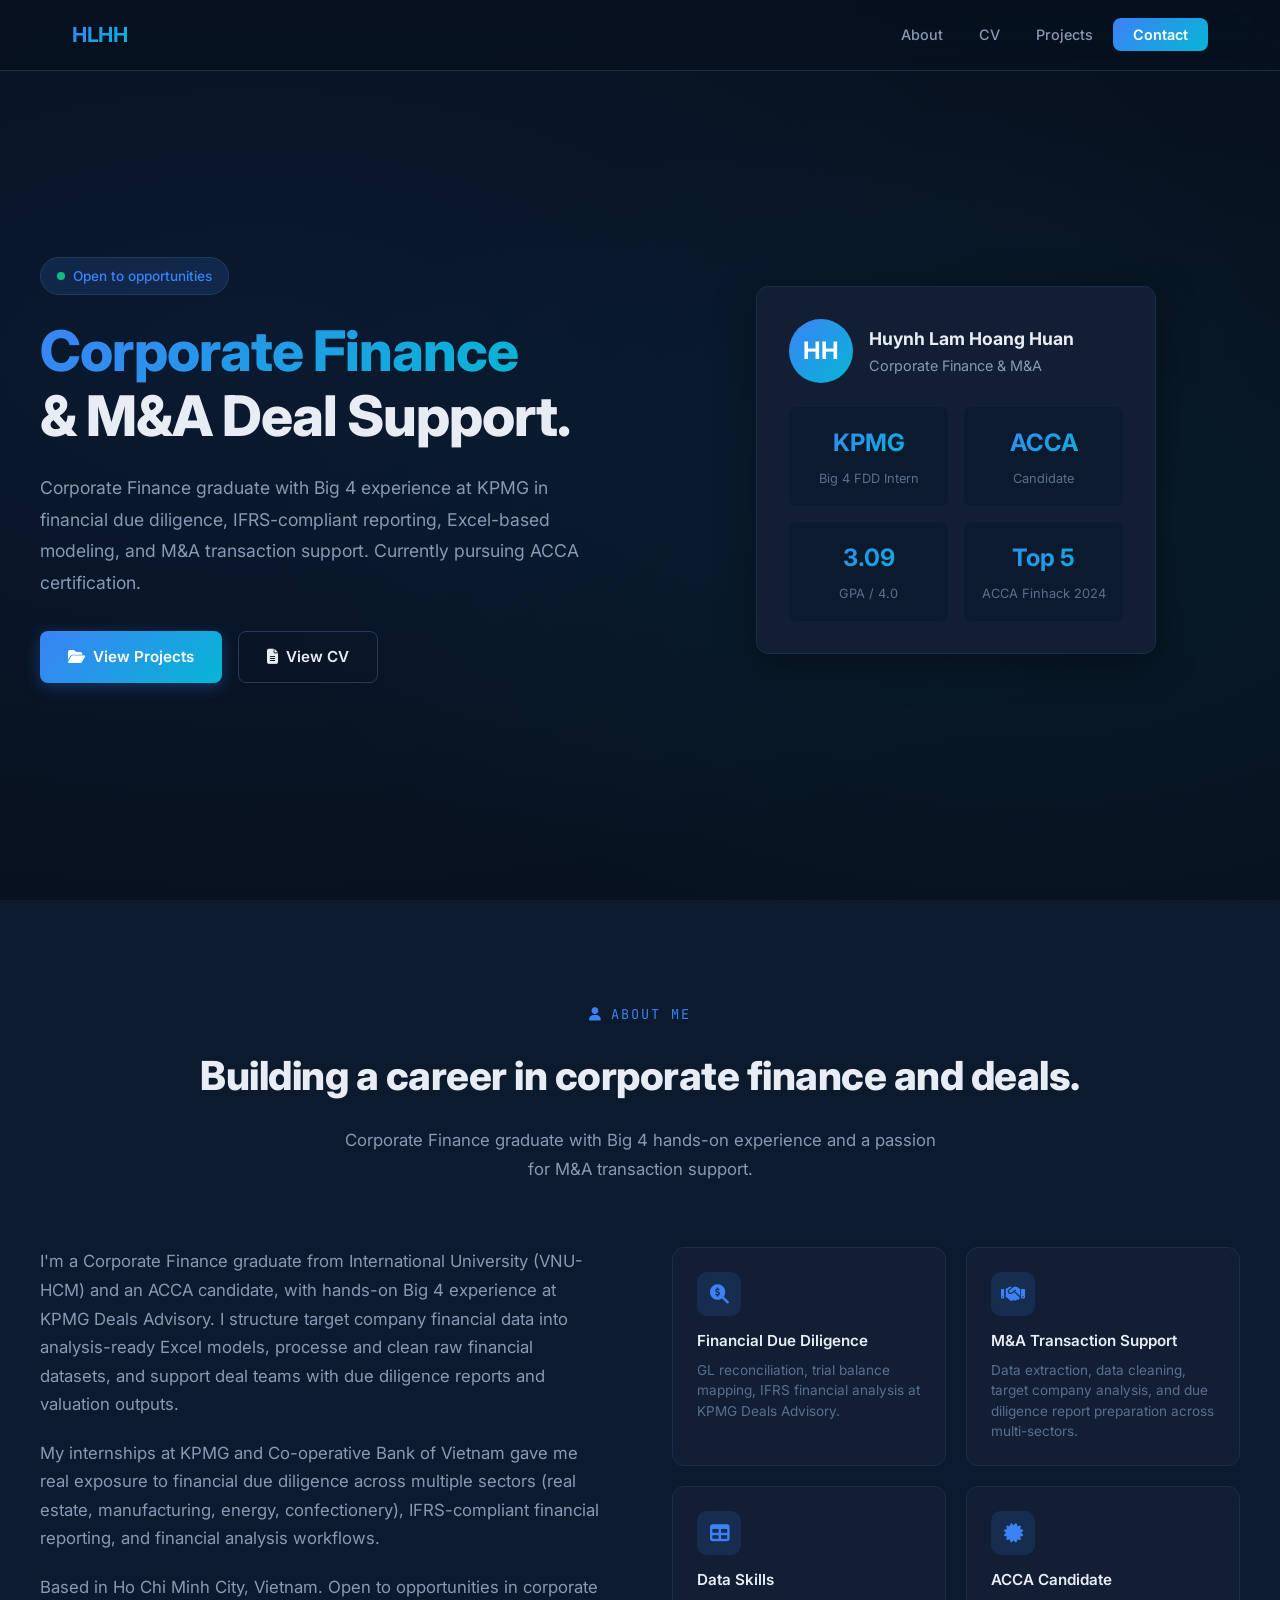
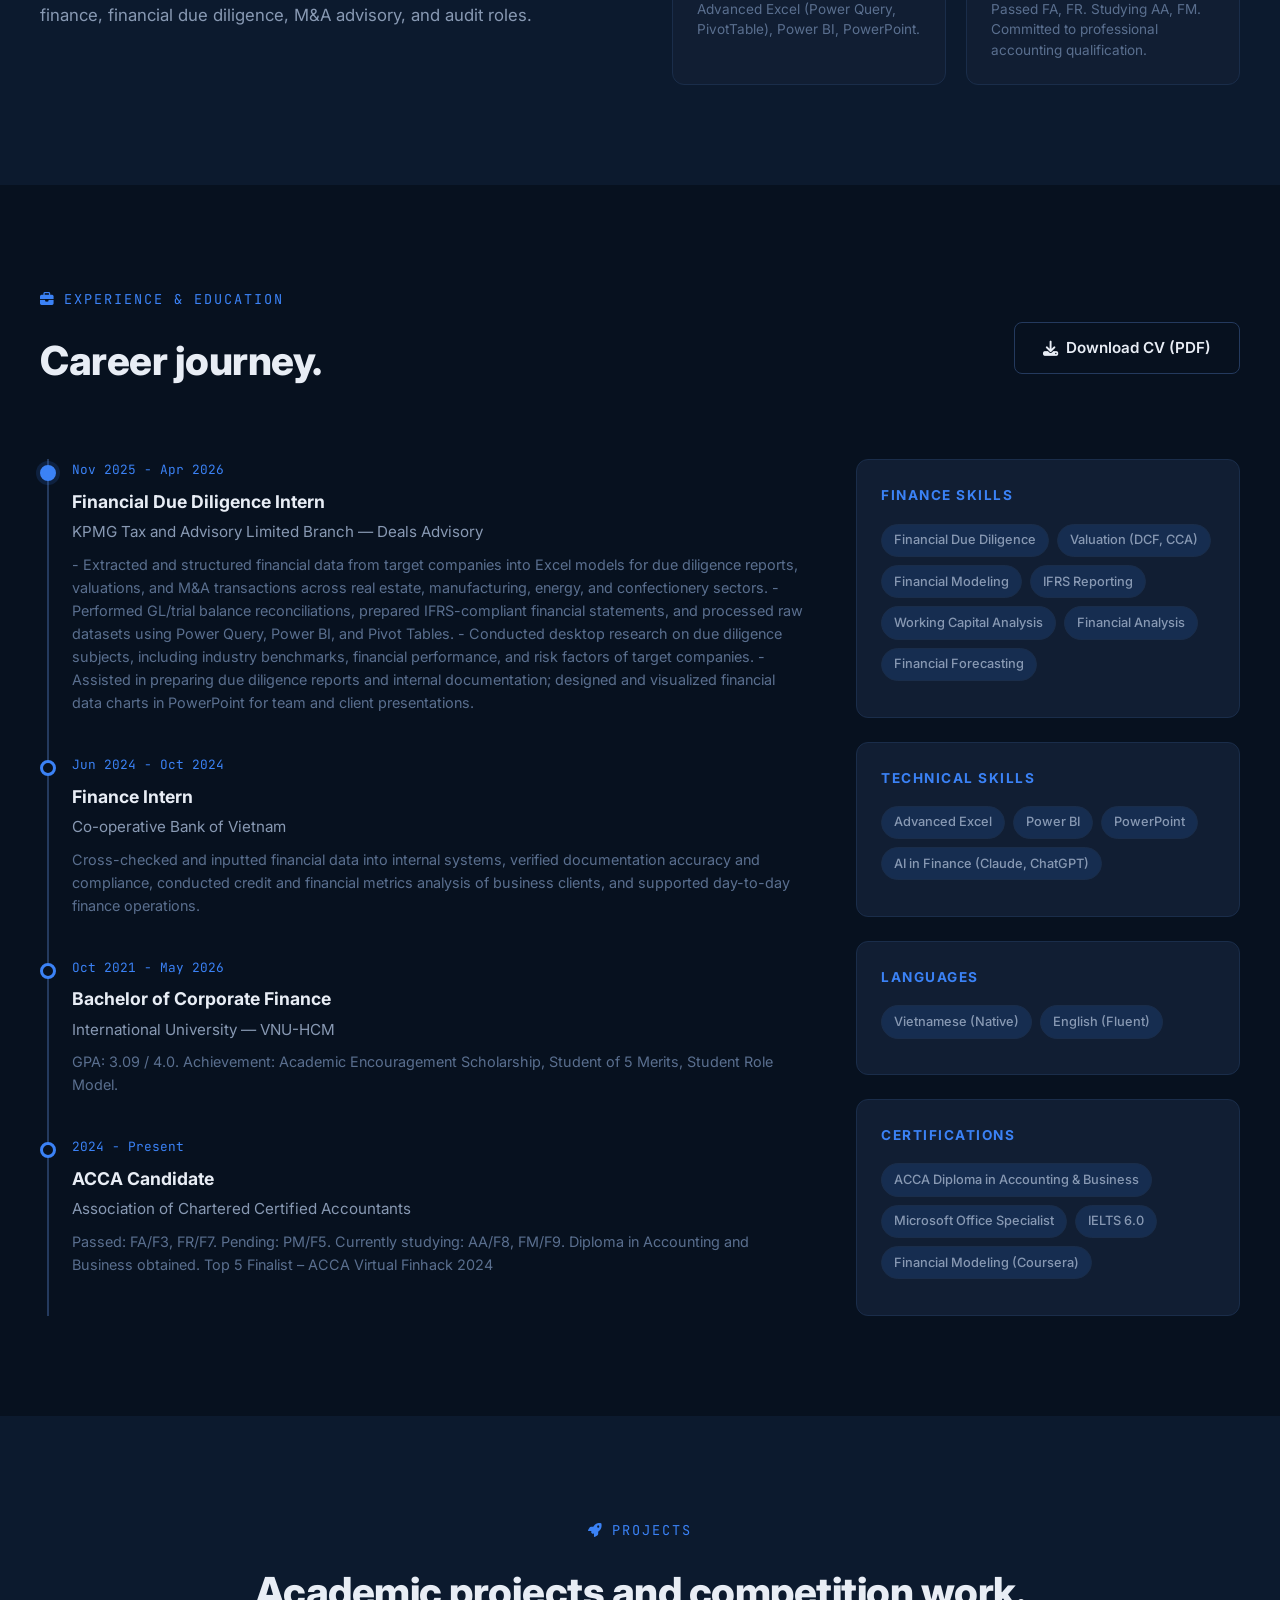
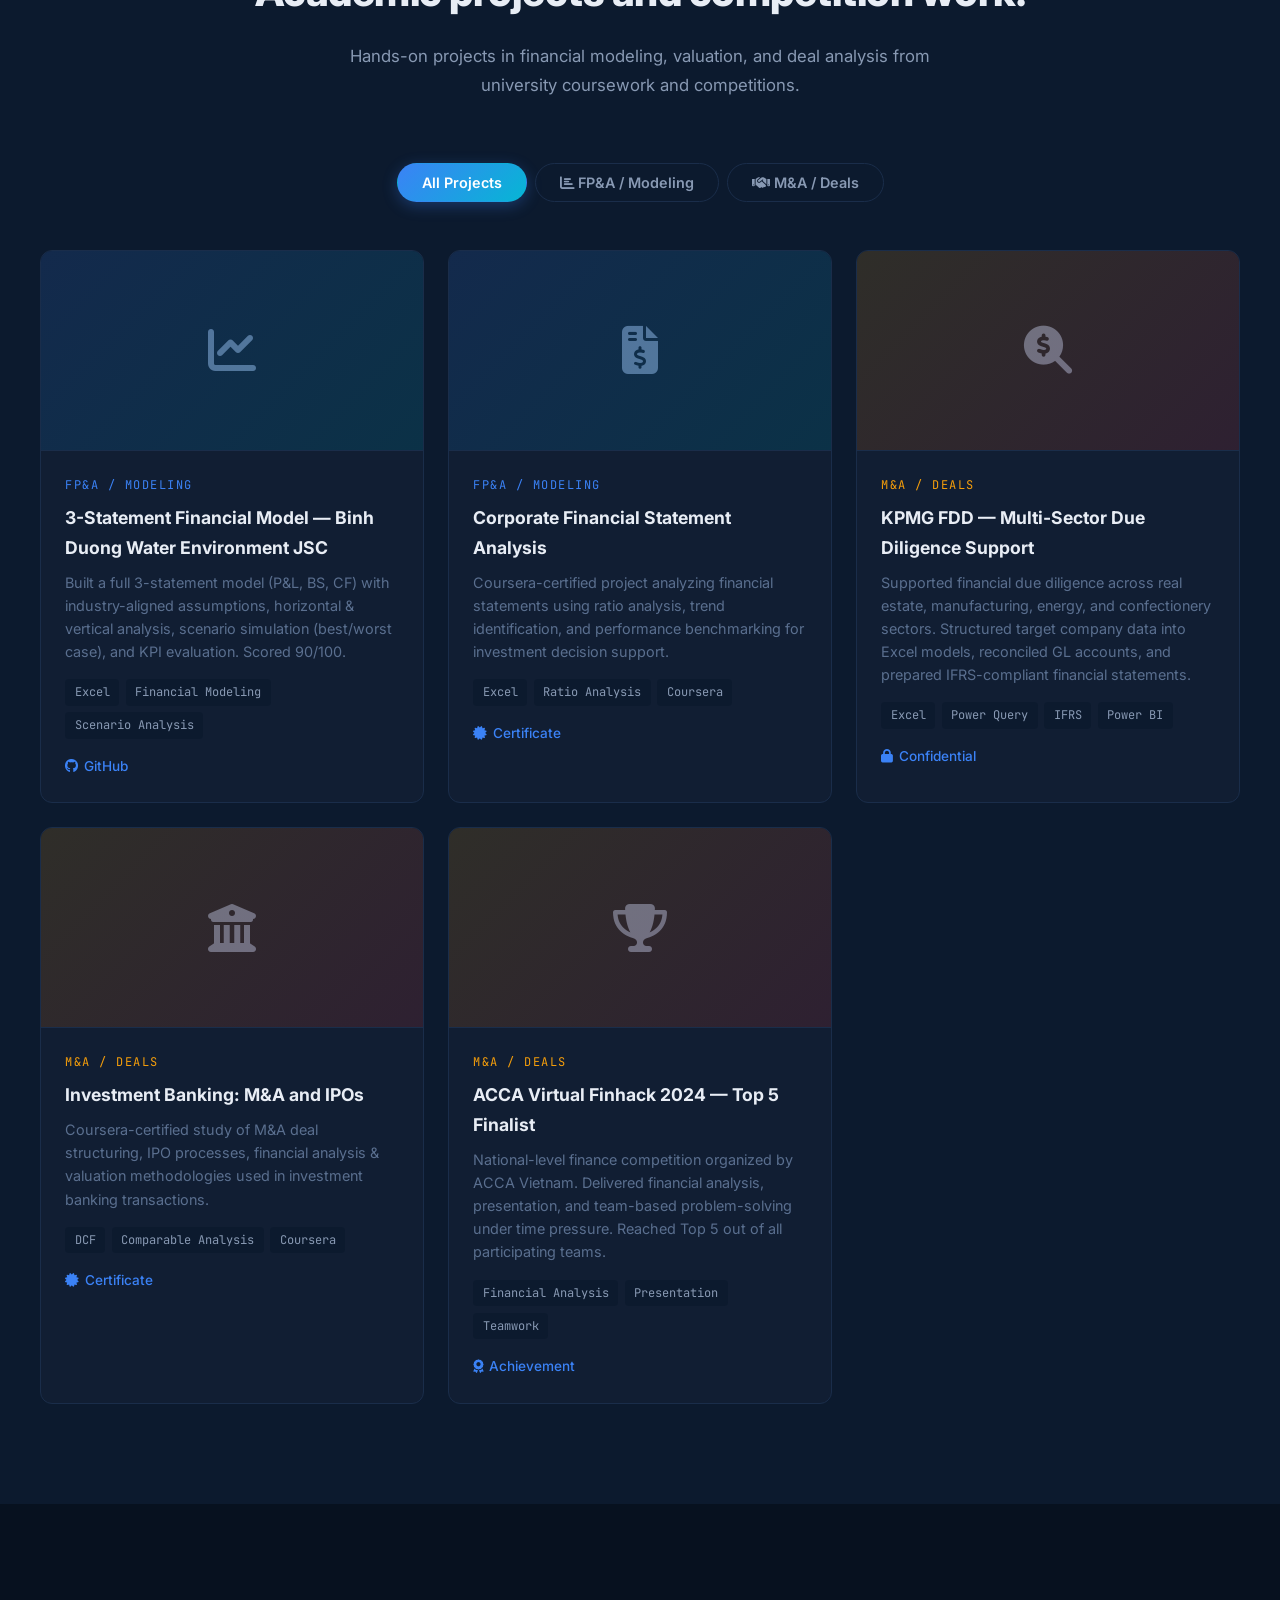
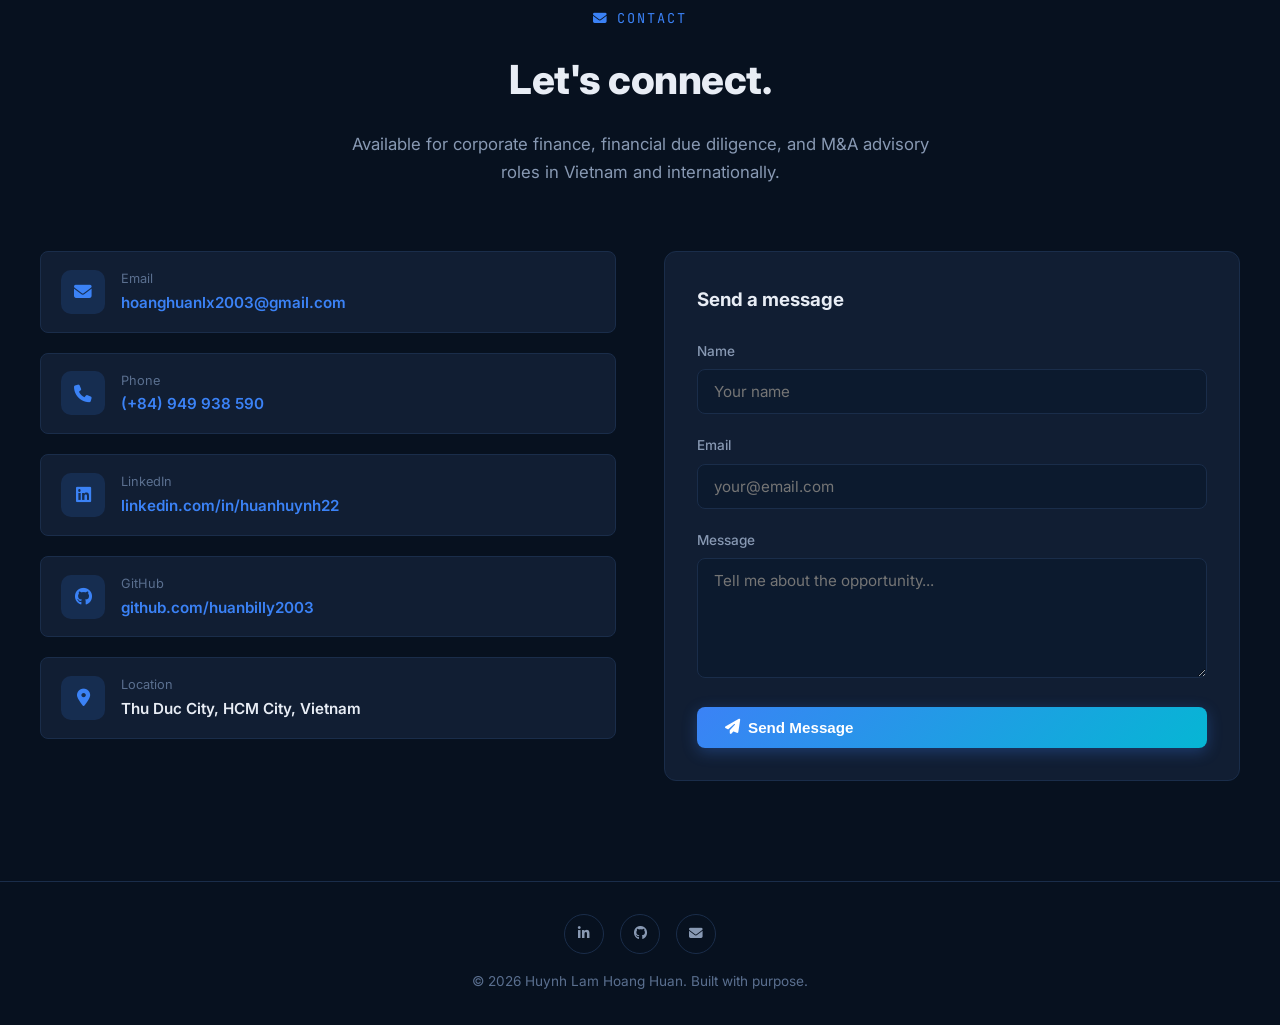
<file: index.html>
<!DOCTYPE html>
<html lang="vi">
<head>
  <meta charset="UTF-8">
  <meta name="viewport" content="width=device-width, initial-scale=1.0">
  <title>Huynh Lam Hoang Huan | Corporate Finance & M&A</title>
  <meta name="description" content="Portfolio by Huynh Lam Hoang Huan — Corporate Finance graduate &amp; ACCA candidate with Big 4 experience in financial due diligence, IFRS reporting, and M&A transaction support.">
  <meta name="author" content="Huynh Lam Hoang Huan">
  <link rel="preconnect" href="https://fonts.googleapis.com">
  <link rel="preconnect" href="https://fonts.gstatic.com" crossorigin>
  <link href="https://fonts.googleapis.com/css2?family=Inter:wght@300;400;500;600;700;800&family=JetBrains+Mono:wght@400;500&display=swap" rel="stylesheet">
  <link rel="stylesheet" href="https://cdnjs.cloudflare.com/ajax/libs/font-awesome/6.5.1/css/all.min.css">
  <style>
    /* ========== RESET & BASE ========== */
    *, *::before, *::after { margin: 0; padding: 0; box-sizing: border-box; }
    :root {
      --bg-primary: #07111f;
      --bg-secondary: #0c1a2e;
      --bg-card: #111e33;
      --bg-card-hover: #162847;
      --border: #1a2d4a;
      --border-light: #243a5e;
      --text-primary: #e8edf5;
      --text-secondary: #8899b3;
      --text-muted: #5a6f8f;
      --accent: #3b82f6;
      --accent-glow: rgba(59, 130, 246, 0.15);
      --accent-secondary: #06b6d4;
      --success: #10b981;
      --warning: #f59e0b;
      --gradient-accent: linear-gradient(135deg, #3b82f6, #06b6d4);
      --gradient-bg: linear-gradient(180deg, #07111f 0%, #0c1a2e 100%);
      --font-main: 'Inter', -apple-system, BlinkMacSystemFont, sans-serif;
      --font-mono: 'JetBrains Mono', monospace;
      --radius: 12px;
      --radius-sm: 8px;
      --shadow: 0 4px 24px rgba(0,0,0,0.3);
      --shadow-lg: 0 8px 40px rgba(0,0,0,0.4);
      --transition: 0.3s cubic-bezier(0.4, 0, 0.2, 1);
    }
    html { scroll-behavior: smooth; scroll-padding-top: 80px; }
    body {
      font-family: var(--font-main);
      background: var(--bg-primary);
      color: var(--text-primary);
      line-height: 1.7;
      overflow-x: hidden;
    }
    a { color: var(--accent); text-decoration: none; transition: var(--transition); }
    a:hover { color: var(--accent-secondary); }
    img { max-width: 100%; display: block; }
    ::selection { background: var(--accent); color: #fff; }

    /* ========== NAVBAR ========== */
    .navbar {
      position: fixed; top: 0; left: 0; right: 0; z-index: 1000;
      background: rgba(7, 17, 31, 0.85);
      backdrop-filter: blur(20px);
      border-bottom: 1px solid var(--border);
      transition: var(--transition);
    }
    .navbar.scrolled { background: rgba(7, 17, 31, 0.95); box-shadow: var(--shadow); }
    .nav-container {
      max-width: 1200px; margin: 0 auto;
      display: flex; align-items: center; justify-content: space-between;
      padding: 0 2rem; height: 70px;
    }
    .nav-logo {
      font-size: 1.3rem; font-weight: 700;
      background: var(--gradient-accent); -webkit-background-clip: text; -webkit-text-fill-color: transparent;
      letter-spacing: -0.5px;
    }
    .nav-links { display: flex; gap: 0.25rem; list-style: none; }
    .nav-links a {
      padding: 0.5rem 1rem; border-radius: var(--radius-sm);
      color: var(--text-secondary); font-size: 0.9rem; font-weight: 500;
      transition: var(--transition);
    }
    .nav-links a:hover, .nav-links a.active {
      color: var(--text-primary); background: var(--accent-glow);
    }
    .nav-cta {
      padding: 0.5rem 1.25rem !important;
      background: var(--gradient-accent) !important;
      color: #fff !important; border-radius: var(--radius-sm) !important;
      font-weight: 600 !important;
    }
    .nav-cta:hover { opacity: 0.9; transform: translateY(-1px); }
    .menu-toggle {
      display: none; background: none; border: none; color: var(--text-primary);
      font-size: 1.5rem; cursor: pointer;
    }

    /* ========== HERO ========== */
    .hero {
      min-height: 100vh; display: flex; align-items: center;
      position: relative; overflow: hidden;
      padding: 120px 2rem 80px;
    }
    .hero::before {
      content: ''; position: absolute; inset: 0;
      background:
        radial-gradient(ellipse 80% 60% at 20% 40%, rgba(59,130,246,0.08), transparent),
        radial-gradient(ellipse 60% 50% at 80% 60%, rgba(6,182,212,0.06), transparent);
    }
    .hero-container {
      max-width: 1200px; margin: 0 auto; width: 100%;
      display: grid; grid-template-columns: 1fr 1fr; gap: 4rem; align-items: center;
      position: relative; z-index: 1;
    }
    .hero-content { max-width: 600px; }
    .hero-badge {
      display: inline-flex; align-items: center; gap: 0.5rem;
      padding: 0.4rem 1rem; border-radius: 50px;
      background: var(--accent-glow); border: 1px solid var(--border-light);
      color: var(--accent); font-size: 0.85rem; font-weight: 500;
      margin-bottom: 1.5rem;
    }
    .hero-badge .dot {
      width: 8px; height: 8px; border-radius: 50%;
      background: var(--success);
      animation: pulse-dot 2s infinite;
    }
    @keyframes pulse-dot {
      0%, 100% { opacity: 1; } 50% { opacity: 0.4; }
    }
    .hero h1 {
      font-size: clamp(2.2rem, 5vw, 3.5rem);
      font-weight: 800; line-height: 1.15;
      margin-bottom: 1.5rem; letter-spacing: -1px;
    }
    .hero h1 .gradient {
      background: var(--gradient-accent); -webkit-background-clip: text; -webkit-text-fill-color: transparent;
    }
    .hero-desc {
      font-size: 1.1rem; color: var(--text-secondary);
      line-height: 1.8; margin-bottom: 2rem;
    }
    .hero-buttons { display: flex; gap: 1rem; flex-wrap: wrap; }
    .btn {
      display: inline-flex; align-items: center; gap: 0.5rem;
      padding: 0.75rem 1.75rem; border-radius: var(--radius-sm);
      font-weight: 600; font-size: 0.95rem;
      transition: var(--transition); cursor: pointer; border: none;
    }
    .btn-primary {
      background: var(--gradient-accent); color: #fff;
      box-shadow: 0 4px 15px rgba(59,130,246,0.3);
    }
    .btn-primary:hover { transform: translateY(-2px); box-shadow: 0 6px 25px rgba(59,130,246,0.4); color: #fff; }
    .btn-outline {
      background: transparent; color: var(--text-primary);
      border: 1px solid var(--border-light);
    }
    .btn-outline:hover { border-color: var(--accent); color: var(--accent); background: var(--accent-glow); }
    .hero-visual {
      display: flex; justify-content: center; align-items: center;
    }
    .hero-card {
      background: var(--bg-card); border: 1px solid var(--border);
      border-radius: var(--radius); padding: 2rem;
      box-shadow: var(--shadow-lg); width: 100%; max-width: 400px;
    }
    .hero-card-header {
      display: flex; align-items: center; gap: 1rem; margin-bottom: 1.5rem;
    }
    .hero-avatar {
      width: 64px; height: 64px; border-radius: 50%;
      background: var(--gradient-accent);
      display: flex; align-items: center; justify-content: center;
      font-size: 1.5rem; font-weight: 700; color: #fff;
    }
    .hero-card-name { font-weight: 700; font-size: 1.1rem; }
    .hero-card-role { color: var(--text-secondary); font-size: 0.9rem; }
    .hero-stats { display: grid; grid-template-columns: 1fr 1fr; gap: 1rem; }
    .stat-item {
      background: var(--bg-secondary); border-radius: var(--radius-sm);
      padding: 1rem; text-align: center;
    }
    .stat-value {
      font-size: 1.5rem; font-weight: 700;
      background: var(--gradient-accent); -webkit-background-clip: text; -webkit-text-fill-color: transparent;
    }
    .stat-label { font-size: 0.8rem; color: var(--text-muted); margin-top: 0.25rem; }

    /* ========== SECTIONS ========== */
    section { padding: 100px 2rem; }
    .section-container { max-width: 1200px; margin: 0 auto; }
    .section-header { text-align: center; margin-bottom: 4rem; }
    .section-label {
      display: inline-flex; align-items: center; gap: 0.5rem;
      font-family: var(--font-mono); font-size: 0.85rem;
      color: var(--accent); text-transform: uppercase; letter-spacing: 2px;
      margin-bottom: 1rem;
    }
    .section-title {
      font-size: clamp(1.8rem, 4vw, 2.5rem);
      font-weight: 800; letter-spacing: -0.5px; margin-bottom: 1rem;
    }
    .section-desc { color: var(--text-secondary); max-width: 600px; margin: 0 auto; font-size: 1.05rem; }

    /* ========== ABOUT ========== */
    #about { background: var(--bg-secondary); }
    .about-grid {
      display: grid; grid-template-columns: 1fr 1fr; gap: 4rem; align-items: start;
    }
    .about-text p { color: var(--text-secondary); margin-bottom: 1.25rem; font-size: 1.05rem; }
    .about-highlights {
      display: grid; grid-template-columns: 1fr 1fr; gap: 1.25rem;
    }
    .highlight-card {
      background: var(--bg-card); border: 1px solid var(--border);
      border-radius: var(--radius); padding: 1.5rem;
      transition: var(--transition);
    }
    .highlight-card:hover { border-color: var(--accent); transform: translateY(-3px); box-shadow: var(--shadow); }
    .highlight-icon {
      width: 44px; height: 44px; border-radius: 10px;
      background: var(--accent-glow); display: flex; align-items: center; justify-content: center;
      color: var(--accent); font-size: 1.2rem; margin-bottom: 0.75rem;
    }
    .highlight-card h4 { font-weight: 600; margin-bottom: 0.35rem; font-size: 0.95rem; }
    .highlight-card p { color: var(--text-muted); font-size: 0.85rem; line-height: 1.5; }

    /* ========== CV / EXPERIENCE ========== */
    .cv-top { display: flex; justify-content: space-between; align-items: center; margin-bottom: 3rem; flex-wrap: wrap; gap: 1rem; }
    .timeline { position: relative; padding-left: 2rem; }
    .timeline::before {
      content: ''; position: absolute; left: 7px; top: 0; bottom: 0;
      width: 2px; background: var(--border-light);
    }
    .timeline-item { position: relative; margin-bottom: 2.5rem; }
    .timeline-dot {
      position: absolute; left: -2rem; top: 6px;
      width: 16px; height: 16px; border-radius: 50%;
      background: var(--bg-primary); border: 3px solid var(--accent);
    }
    .timeline-item.current .timeline-dot {
      background: var(--accent);
      box-shadow: 0 0 0 4px var(--accent-glow);
    }
    .timeline-date {
      font-family: var(--font-mono); font-size: 0.8rem;
      color: var(--accent); margin-bottom: 0.35rem;
    }
    .timeline-title { font-weight: 700; font-size: 1.1rem; margin-bottom: 0.15rem; }
    .timeline-company { color: var(--text-secondary); font-size: 0.95rem; margin-bottom: 0.5rem; }
    .timeline-desc { color: var(--text-muted); font-size: 0.9rem; line-height: 1.6; }
    .cv-sidebar { display: grid; gap: 1.5rem; }
    .cv-card {
      background: var(--bg-card); border: 1px solid var(--border);
      border-radius: var(--radius); padding: 1.5rem;
    }
    .cv-card h4 {
      font-size: 0.85rem; text-transform: uppercase; letter-spacing: 1.5px;
      color: var(--accent); margin-bottom: 1rem;
    }
    .skill-tags { display: flex; flex-wrap: wrap; gap: 0.5rem; }
    .skill-tag {
      padding: 0.3rem 0.75rem; border-radius: 50px;
      background: var(--accent-glow); border: 1px solid var(--border);
      font-size: 0.8rem; color: var(--text-secondary); font-weight: 500;
      transition: var(--transition);
    }
    .skill-tag:hover { border-color: var(--accent); color: var(--accent); }
    .cv-grid { display: grid; grid-template-columns: 2fr 1fr; gap: 3rem; }

    /* ========== PROJECTS ========== */
    #projects { background: var(--bg-secondary); }
    .project-tabs {
      display: flex; justify-content: center; gap: 0.5rem;
      margin-bottom: 3rem;
    }
    .tab-btn {
      padding: 0.6rem 1.5rem; border-radius: 50px;
      background: transparent; border: 1px solid var(--border);
      color: var(--text-secondary); font-weight: 600;
      font-size: 0.9rem; cursor: pointer;
      font-family: var(--font-main);
      transition: var(--transition);
    }
    .tab-btn:hover { border-color: var(--accent); color: var(--text-primary); }
    .tab-btn.active {
      background: var(--gradient-accent); color: #fff;
      border-color: transparent;
      box-shadow: 0 4px 15px rgba(59,130,246,0.3);
    }
    .projects-grid {
      display: grid; grid-template-columns: repeat(auto-fill, minmax(350px, 1fr));
      gap: 1.5rem;
    }
    .project-card {
      background: var(--bg-card); border: 1px solid var(--border);
      border-radius: var(--radius); overflow: hidden;
      transition: var(--transition);
    }
    .project-card:hover { border-color: var(--accent); transform: translateY(-4px); box-shadow: var(--shadow-lg); }
    .project-card[data-category] { display: block; }
    .project-card.hidden { display: none; }
    .project-thumb {
      height: 200px; background: var(--bg-secondary);
      display: flex; align-items: center; justify-content: center;
      font-size: 3rem; color: var(--text-muted);
      border-bottom: 1px solid var(--border);
      position: relative; overflow: hidden;
    }
    .project-thumb-gradient {
      position: absolute; inset: 0;
      opacity: 0.15;
    }
    .project-thumb-gradient.fpa { background: linear-gradient(135deg, #3b82f6, #06b6d4); }
    .project-thumb-gradient.ma { background: linear-gradient(135deg, #f59e0b, #ef4444); }
    .project-body { padding: 1.5rem; }
    .project-category {
      font-family: var(--font-mono); font-size: 0.75rem;
      color: var(--accent); text-transform: uppercase; letter-spacing: 1.5px;
      margin-bottom: 0.5rem;
    }
    .project-card[data-category="ma"] .project-category { color: var(--warning); }
    .project-body h3 { font-weight: 700; font-size: 1.1rem; margin-bottom: 0.5rem; }
    .project-body p { color: var(--text-muted); font-size: 0.9rem; line-height: 1.6; margin-bottom: 1rem; }
    .project-tools { display: flex; flex-wrap: wrap; gap: 0.4rem; margin-bottom: 1rem; }
    .project-tool {
      padding: 0.2rem 0.6rem; border-radius: 4px;
      background: var(--bg-secondary); font-size: 0.75rem;
      color: var(--text-secondary); font-family: var(--font-mono);
    }
    .project-links { display: flex; gap: 0.75rem; }
    .project-link {
      font-size: 0.85rem; font-weight: 500;
      display: inline-flex; align-items: center; gap: 0.35rem;
    }

    /* ========== CONTACT ========== */
    .contact-grid {
      display: grid; grid-template-columns: 1fr 1fr; gap: 3rem;
      align-items: start;
    }
    .contact-info { display: grid; gap: 1.25rem; }
    .contact-item {
      display: flex; align-items: center; gap: 1rem;
      padding: 1rem 1.25rem; background: var(--bg-card);
      border: 1px solid var(--border); border-radius: var(--radius-sm);
      transition: var(--transition);
    }
    .contact-item:hover { border-color: var(--accent); }
    .contact-icon {
      width: 44px; height: 44px; border-radius: 10px;
      background: var(--accent-glow); display: flex;
      align-items: center; justify-content: center;
      color: var(--accent); font-size: 1.1rem; flex-shrink: 0;
    }
    .contact-item .label { font-size: 0.8rem; color: var(--text-muted); }
    .contact-item .value { font-weight: 600; font-size: 0.95rem; }
    .contact-form {
      background: var(--bg-card); border: 1px solid var(--border);
      border-radius: var(--radius); padding: 2rem;
    }
    .contact-form h3 { font-weight: 700; margin-bottom: 1.5rem; }
    .form-group { margin-bottom: 1.25rem; }
    .form-group label {
      display: block; font-size: 0.85rem; color: var(--text-secondary);
      margin-bottom: 0.4rem; font-weight: 500;
    }
    .form-group input, .form-group textarea {
      width: 100%; padding: 0.75rem 1rem;
      background: var(--bg-secondary); border: 1px solid var(--border);
      border-radius: var(--radius-sm); color: var(--text-primary);
      font-family: var(--font-main); font-size: 0.95rem;
      transition: var(--transition); outline: none;
    }
    .form-group input:focus, .form-group textarea:focus { border-color: var(--accent); }
    .form-group textarea { min-height: 120px; resize: vertical; }
    .form-submit { width: 100%; }

    /* ========== FOOTER ========== */
    footer {
      text-align: center; padding: 2rem;
      border-top: 1px solid var(--border);
      color: var(--text-muted); font-size: 0.85rem;
    }
    .footer-socials {
      display: flex; justify-content: center; gap: 1rem; margin-bottom: 1rem;
    }
    .footer-socials a {
      width: 40px; height: 40px; border-radius: 50%;
      border: 1px solid var(--border); display: flex;
      align-items: center; justify-content: center;
      color: var(--text-secondary); transition: var(--transition);
    }
    .footer-socials a:hover { border-color: var(--accent); color: var(--accent); background: var(--accent-glow); }

    /* ========== SCROLL ANIMATIONS ========== */
    .fade-in {
      opacity: 0; transform: translateY(30px);
      transition: opacity 0.6s ease, transform 0.6s ease;
    }
    .fade-in.visible { opacity: 1; transform: translateY(0); }

    /* ========== RESPONSIVE ========== */
    @media (max-width: 968px) {
      .hero-container { grid-template-columns: 1fr; text-align: center; }
      .hero-content { max-width: 100%; }
      .hero-buttons { justify-content: center; }
      .hero-visual { margin-top: 2rem; }
      .about-grid { grid-template-columns: 1fr; }
      .cv-grid { grid-template-columns: 1fr; }
      .contact-grid { grid-template-columns: 1fr; }
    }
    @media (max-width: 768px) {
      .nav-links { display: none; }
      .nav-links.open {
        display: flex; flex-direction: column;
        position: absolute; top: 70px; left: 0; right: 0;
        background: rgba(7, 17, 31, 0.98);
        padding: 1rem; border-bottom: 1px solid var(--border);
      }
      .menu-toggle { display: block; }
      section { padding: 60px 1.25rem; }
      .projects-grid { grid-template-columns: 1fr; }
      .about-highlights { grid-template-columns: 1fr; }
    }
  </style>
</head>
<body>

<!-- ========== NAVBAR ========== -->
<nav class="navbar" id="navbar">
  <div class="nav-container">
    <a href="#" class="nav-logo">HLHH</a>
    <ul class="nav-links" id="navLinks">
      <li><a href="#about">About</a></li>
      <li><a href="#experience">CV</a></li>
      <li><a href="#projects">Projects</a></li>
      <li><a href="#contact" class="nav-cta">Contact</a></li>
    </ul>
    <button class="menu-toggle" id="menuToggle" aria-label="Menu">
      <i class="fas fa-bars"></i>
    </button>
  </div>
</nav>

<!-- ========== HERO ========== -->
<section class="hero" id="hero">
  <div class="hero-container">
    <div class="hero-content">
      <div class="hero-badge">
        <span class="dot"></span>
        Open to opportunities
      </div>
      <h1>
        <span class="gradient">Corporate Finance</span><br>
        & M&A Deal Support.
      </h1>
      <p class="hero-desc">
        Corporate Finance graduate with Big 4 experience at KPMG in financial due diligence, IFRS-compliant reporting, Excel-based modeling, and M&A transaction support. Currently pursuing ACCA certification.
      </p>
      <div class="hero-buttons">
        <a href="#projects" class="btn btn-primary">
          <i class="fas fa-folder-open"></i> View Projects
        </a>
        <a href="#experience" class="btn btn-outline">
          <i class="fas fa-file-alt"></i> View CV
        </a>
      </div>
    </div>
    <div class="hero-visual">
      <div class="hero-card">
        <div class="hero-card-header">
          <div class="hero-avatar">HH</div>
          <div>
            <div class="hero-card-name">Huynh Lam Hoang Huan</div>
            <div class="hero-card-role">Corporate Finance & M&A</div>
          </div>
        </div>
        <div class="hero-stats">
          <div class="stat-item">
            <div class="stat-value">KPMG</div>
            <div class="stat-label">Big 4 FDD Intern</div>
          </div>
          <div class="stat-item">
            <div class="stat-value">ACCA</div>
            <div class="stat-label">Candidate</div>
          </div>
          <div class="stat-item">
            <div class="stat-value">3.09</div>
            <div class="stat-label">GPA / 4.0</div>
          </div>
          <div class="stat-item">
            <div class="stat-value">Top 5</div>
            <div class="stat-label">ACCA Finhack 2024</div>
          </div>
        </div>
      </div>
    </div>
  </div>
</section>

<!-- ========== ABOUT ========== -->
<section id="about" class="fade-in">
  <div class="section-container">
    <div class="section-header">
      <div class="section-label"><i class="fas fa-user"></i> About Me</div>
      <h2 class="section-title">Building a career in corporate finance and deals.</h2>
      <p class="section-desc">Corporate Finance graduate with Big 4 hands-on experience and a passion for M&A transaction support.</p>
    </div>
    <div class="about-grid">
      <div class="about-text">
        <p>
          I'm a Corporate Finance graduate from International University (VNU-HCM) and an ACCA candidate, with hands-on Big 4 experience at KPMG Deals Advisory. I structure target company financial data into analysis-ready Excel models, processe and clean raw financial datasets, and support deal teams with due diligence reports and valuation outputs.
        </p>
        <p>
          My internships at KPMG and Co-operative Bank of Vietnam gave me real exposure to financial due diligence across multiple sectors (real estate, manufacturing, energy, confectionery), IFRS-compliant financial reporting, and financial analysis workflows.
        </p>
        <p>
          Based in Ho Chi Minh City, Vietnam. Open to opportunities in corporate finance, financial due diligence, M&A advisory, and audit roles.
        </p>
      </div>
      <div class="about-highlights">
        <div class="highlight-card">
          <div class="highlight-icon"><i class="fas fa-search-dollar"></i></div>
          <h4>Financial Due Diligence</h4>
          <p>GL reconciliation, trial balance mapping, IFRS financial analysis at KPMG Deals Advisory.</p>
        </div>
        <div class="highlight-card">
          <div class="highlight-icon"><i class="fas fa-handshake"></i></div>
          <h4>M&A Transaction Support</h4>
          <p>Data extraction, data cleaning, target company analysis, and due diligence report preparation across multi-sectors.</p>
        </div>
        <div class="highlight-card">
          <div class="highlight-icon"><i class="fas fa-table"></i></div>
          <h4>Data Skills</h4>
          <p>Advanced Excel (Power Query, PivotTable), Power BI, PowerPoint.</p>
        </div>
        <div class="highlight-card">
          <div class="highlight-icon"><i class="fas fa-certificate"></i></div>
          <h4>ACCA Candidate</h4>
          <p>Passed FA, FR. Studying AA, FM. Committed to professional accounting qualification.</p>
        </div>
      </div>
    </div>
  </div>
</section>

<!-- ========== CV / EXPERIENCE ========== -->
<section id="experience" class="fade-in">
  <div class="section-container">
    <div class="cv-top">
      <div>
        <div class="section-label"><i class="fas fa-briefcase"></i> Experience & Education</div>
        <h2 class="section-title">Career journey.</h2>
      </div>
      <a href="assets/CV_HuynhLamHoangHuan.pdf" target="_blank" class="btn btn-outline">
        <i class="fas fa-download"></i> Download CV (PDF)
      </a>
    </div>
    <div class="cv-grid">
      <div class="timeline">
        <div class="timeline-item current">
          <div class="timeline-dot"></div>
          <div class="timeline-date">Nov 2025 - Apr 2026</div>
          <div class="timeline-title">Financial Due Diligence Intern</div>
          <div class="timeline-company">KPMG Tax and Advisory Limited Branch &mdash; Deals Advisory</div>
          <div class="timeline-desc">
            - Extracted and structured financial data from target companies into Excel models for due diligence reports, valuations, and M&A transactions across real estate, manufacturing, energy, and confectionery sectors.
            - Performed GL/trial balance reconciliations, prepared IFRS-compliant financial statements, and processed raw datasets using Power Query, Power BI, and Pivot Tables.
            - Conducted desktop research on due diligence subjects, including industry benchmarks, financial performance, and risk factors of target companies.
            - Assisted in preparing due diligence reports and internal documentation; designed and visualized financial data charts in PowerPoint for team and client presentations.
          </div>
        </div>
        <div class="timeline-item">
          <div class="timeline-dot"></div>
          <div class="timeline-date">Jun 2024 - Oct 2024</div>
          <div class="timeline-title">Finance Intern</div>
          <div class="timeline-company">Co-operative Bank of Vietnam</div>
          <div class="timeline-desc">
            Cross-checked and inputted financial data into internal systems, verified documentation accuracy and compliance, conducted credit and financial metrics analysis of business clients, and supported day-to-day finance operations.
          </div>
        </div>
        <div class="timeline-item">
          <div class="timeline-dot"></div>
          <div class="timeline-date">Oct 2021 - May 2026</div>
          <div class="timeline-title">Bachelor of Corporate Finance</div>
          <div class="timeline-company">International University &mdash; VNU-HCM</div>
          <div class="timeline-desc">
            GPA: 3.09 / 4.0.
            Achievement: Academic Encouragement Scholarship, Student of 5 Merits, Student Role Model.
          </div>
        </div>
        <div class="timeline-item">
          <div class="timeline-dot"></div>
          <div class="timeline-date">2024 - Present</div>
          <div class="timeline-title">ACCA Candidate</div>
          <div class="timeline-company">Association of Chartered Certified Accountants</div>
          <div class="timeline-desc">
            Passed: FA/F3, FR/F7. Pending: PM/F5. Currently studying: AA/F8, FM/F9. Diploma in Accounting and Business obtained.
            Top 5 Finalist &ndash; ACCA Virtual Finhack 2024
          </div>
        </div>
      </div>
      <div class="cv-sidebar">
        <div class="cv-card">
          <h4>Finance Skills</h4>
          <div class="skill-tags">
            <span class="skill-tag">Financial Due Diligence</span>
            <span class="skill-tag">Valuation (DCF, CCA)</span>
            <span class="skill-tag">Financial Modeling</span>
            <span class="skill-tag">IFRS Reporting</span>
            <span class="skill-tag">Working Capital Analysis</span>
            <span class="skill-tag">Financial Analysis</span>
            <span class="skill-tag">Financial Forecasting </span>
          </div>
        </div>
        <div class="cv-card">
          <h4>Technical Skills</h4>
          <div class="skill-tags">
            <span class="skill-tag">Advanced Excel</span>
            <span class="skill-tag">Power BI</span>
            <span class="skill-tag">PowerPoint</span>
            <span class="skill-tag">AI in Finance (Claude, ChatGPT)</span>
          </div>
        </div>
        <div class="cv-card">
          <h4>Languages</h4>
          <div class="skill-tags">
            <span class="skill-tag">Vietnamese (Native)</span>
            <span class="skill-tag">English (Fluent)</span>
          </div>
        </div>
        <div class="cv-card">
          <h4>Certifications</h4>
          <div class="skill-tags">
            <span class="skill-tag">ACCA Diploma in Accounting &amp; Business</span>
            <span class="skill-tag">Microsoft Office Specialist</span>
            <span class="skill-tag">IELTS 6.0</span>
            <span class="skill-tag">Financial Modeling (Coursera)</span>
          </div>
        </div>
      </div>
    </div>
  </div>
</section>

<!-- ========== PROJECTS ========== -->
<section id="projects" class="fade-in">
  <div class="section-container">
    <div class="section-header">
      <div class="section-label"><i class="fas fa-rocket"></i> Projects</div>
      <h2 class="section-title">Academic projects and competition work.</h2>
      <p class="section-desc">Hands-on projects in financial modeling, valuation, and deal analysis from university coursework and competitions.</p>
    </div>

    <div class="project-tabs">
      <button class="tab-btn active" data-filter="all">All Projects</button>
      <button class="tab-btn" data-filter="fpa"><i class="fas fa-chart-bar"></i> FP&A / Modeling</button>
      <button class="tab-btn" data-filter="ma"><i class="fas fa-handshake"></i> M&A / Deals</button>
    </div>

    <div class="projects-grid" id="projectsGrid">

      <!-- FP&A Project 1 -->
      <div class="project-card" data-category="fpa">
        <div class="project-thumb">
          <div class="project-thumb-gradient fpa"></div>
          <i class="fas fa-chart-line"></i>
        </div>
        <div class="project-body">
          <div class="project-category">FP&A / Modeling</div>
          <h3>3-Statement Financial Model &mdash; Binh Duong Water Environment JSC</h3>
          <p>Built a full 3-statement model (P&L, BS, CF) with industry-aligned assumptions, horizontal &amp; vertical analysis, scenario simulation (best/worst case), and KPI evaluation. Scored 90/100.</p>
          <div class="project-tools">
            <span class="project-tool">Excel</span>
            <span class="project-tool">Financial Modeling</span>
            <span class="project-tool">Scenario Analysis</span>
          </div>
          <div class="project-links">
            <a href="#" class="project-link"><i class="fab fa-github"></i> GitHub</a>
          </div>
        </div>
      </div>

      <!-- FP&A Project 2 -->
      <div class="project-card" data-category="fpa">
        <div class="project-thumb">
          <div class="project-thumb-gradient fpa"></div>
          <i class="fas fa-file-invoice-dollar"></i>
        </div>
        <div class="project-body">
          <div class="project-category">FP&A / Modeling</div>
          <h3>Corporate Financial Statement Analysis</h3>
          <p>Coursera-certified project analyzing financial statements using ratio analysis, trend identification, and performance benchmarking for investment decision support.</p>
          <div class="project-tools">
            <span class="project-tool">Excel</span>
            <span class="project-tool">Ratio Analysis</span>
            <span class="project-tool">Coursera</span>
          </div>
          <div class="project-links">
            <a href="#" class="project-link"><i class="fas fa-certificate"></i> Certificate</a>
          </div>
        </div>
      </div>

      <!-- M&A Project 1 -->
      <div class="project-card" data-category="ma">
        <div class="project-thumb">
          <div class="project-thumb-gradient ma"></div>
          <i class="fas fa-search-dollar"></i>
        </div>
        <div class="project-body">
          <div class="project-category">M&A / Deals</div>
          <h3>KPMG FDD &mdash; Multi-Sector Due Diligence Support</h3>
          <p>Supported financial due diligence across real estate, manufacturing, energy, and confectionery sectors. Structured target company data into Excel models, reconciled GL accounts, and prepared IFRS-compliant financial statements.</p>
          <div class="project-tools">
            <span class="project-tool">Excel</span>
            <span class="project-tool">Power Query</span>
            <span class="project-tool">IFRS</span>
            <span class="project-tool">Power BI</span>
          </div>
          <div class="project-links">
            <a href="#" class="project-link"><i class="fas fa-lock"></i> Confidential</a>
          </div>
        </div>
      </div>

      <!-- M&A Project 2 -->
      <div class="project-card" data-category="ma">
        <div class="project-thumb">
          <div class="project-thumb-gradient ma"></div>
          <i class="fas fa-university"></i>
        </div>
        <div class="project-body">
          <div class="project-category">M&A / Deals</div>
          <h3>Investment Banking: M&A and IPOs</h3>
          <p>Coursera-certified study of M&A deal structuring, IPO processes, financial analysis &amp; valuation methodologies used in investment banking transactions.</p>
          <div class="project-tools">
            <span class="project-tool">DCF</span>
            <span class="project-tool">Comparable Analysis</span>
            <span class="project-tool">Coursera</span>
          </div>
          <div class="project-links">
            <a href="#" class="project-link"><i class="fas fa-certificate"></i> Certificate</a>
          </div>
        </div>
      </div>

      <!-- Competition -->
      <div class="project-card" data-category="ma">
        <div class="project-thumb">
          <div class="project-thumb-gradient ma"></div>
          <i class="fas fa-trophy"></i>
        </div>
        <div class="project-body">
          <div class="project-category">M&A / Deals</div>
          <h3>ACCA Virtual Finhack 2024 &mdash; Top 5 Finalist</h3>
          <p>National-level finance competition organized by ACCA Vietnam. Delivered financial analysis, presentation, and team-based problem-solving under time pressure. Reached Top 5 out of all participating teams.</p>
          <div class="project-tools">
            <span class="project-tool">Financial Analysis</span>
            <span class="project-tool">Presentation</span>
            <span class="project-tool">Teamwork</span>
          </div>
          <div class="project-links">
            <a href="#" class="project-link"><i class="fas fa-award"></i> Achievement</a>
          </div>
        </div>
      </div>

    </div>
  </div>
</section>

<!-- ========== CONTACT ========== -->
<section id="contact" class="fade-in">
  <div class="section-container">
    <div class="section-header">
      <div class="section-label"><i class="fas fa-envelope"></i> Contact</div>
      <h2 class="section-title">Let's connect.</h2>
      <p class="section-desc">Available for corporate finance, financial due diligence, and M&A advisory roles in Vietnam and internationally.</p>
    </div>
    <div class="contact-grid">
      <div class="contact-info">
        <a href="mailto:hoanghuanlx2003@gmail.com" class="contact-item">
          <div class="contact-icon"><i class="fas fa-envelope"></i></div>
          <div>
            <div class="label">Email</div>
            <div class="value">hoanghuanlx2003@gmail.com</div>
          </div>
        </a>
        <a href="tel:+84949938590" class="contact-item">
          <div class="contact-icon"><i class="fas fa-phone"></i></div>
          <div>
            <div class="label">Phone</div>
            <div class="value">(+84) 949 938 590</div>
          </div>
        </a>
        <a href="https://linkedin.com/in/huanhuynh22" target="_blank" class="contact-item">
          <div class="contact-icon"><i class="fab fa-linkedin"></i></div>
          <div>
            <div class="label">LinkedIn</div>
            <div class="value">linkedin.com/in/huanhuynh22</div>
          </div>
        </a>
        <a href="https://github.com/huanbilly2003" target="_blank" class="contact-item">
          <div class="contact-icon"><i class="fab fa-github"></i></div>
          <div>
            <div class="label">GitHub</div>
            <div class="value">github.com/huanbilly2003</div>
          </div>
        </a>
        <div class="contact-item">
          <div class="contact-icon"><i class="fas fa-map-marker-alt"></i></div>
          <div>
            <div class="label">Location</div>
            <div class="value">Thu Duc City, HCM City, Vietnam</div>
          </div>
        </div>
      </div>
      <div class="contact-form">
        <h3>Send a message</h3>
        <form action="https://formspree.io/f/your-form-id" method="POST">
          <div class="form-group">
            <label for="name">Name</label>
            <input type="text" id="name" name="name" placeholder="Your name" required>
          </div>
          <div class="form-group">
            <label for="email">Email</label>
            <input type="email" id="email" name="email" placeholder="your@email.com" required>
          </div>
          <div class="form-group">
            <label for="message">Message</label>
            <textarea id="message" name="message" placeholder="Tell me about the opportunity..." required></textarea>
          </div>
          <button type="submit" class="btn btn-primary form-submit">
            <i class="fas fa-paper-plane"></i> Send Message
          </button>
        </form>
      </div>
    </div>
  </div>
</section>

<!-- ========== FOOTER ========== -->
<footer>
  <div class="footer-socials">
    <a href="https://linkedin.com/in/huanhuynh22" target="_blank" aria-label="LinkedIn"><i class="fab fa-linkedin-in"></i></a>
    <a href="https://github.com/huanbilly2003" target="_blank" aria-label="GitHub"><i class="fab fa-github"></i></a>
    <a href="mailto:hoanghuanlx2003@gmail.com" aria-label="Email"><i class="fas fa-envelope"></i></a>
  </div>
  <p>&copy; 2026 Huynh Lam Hoang Huan. Built with purpose.</p>
</footer>

<!-- ========== JAVASCRIPT ========== -->
<script>
  // Navbar scroll effect
  const navbar = document.getElementById('navbar');
  window.addEventListener('scroll', () => {
    navbar.classList.toggle('scrolled', window.scrollY > 50);
  });

  // Mobile menu
  const menuToggle = document.getElementById('menuToggle');
  const navLinks = document.getElementById('navLinks');
  menuToggle.addEventListener('click', () => {
    navLinks.classList.toggle('open');
    const icon = menuToggle.querySelector('i');
    icon.classList.toggle('fa-bars');
    icon.classList.toggle('fa-times');
  });
  navLinks.querySelectorAll('a').forEach(link => {
    link.addEventListener('click', () => {
      navLinks.classList.remove('open');
      menuToggle.querySelector('i').classList.add('fa-bars');
      menuToggle.querySelector('i').classList.remove('fa-times');
    });
  });

  // Active nav on scroll
  const sections = document.querySelectorAll('section[id]');
  window.addEventListener('scroll', () => {
    const scrollY = window.scrollY + 100;
    sections.forEach(section => {
      const top = section.offsetTop;
      const height = section.offsetHeight;
      const id = section.getAttribute('id');
      const link = document.querySelector(`.nav-links a[href="#${id}"]`);
      if (link) {
        link.classList.toggle('active', scrollY >= top && scrollY < top + height);
      }
    });
  });

  // Project tab filtering
  const tabBtns = document.querySelectorAll('.tab-btn');
  const projectCards = document.querySelectorAll('.project-card');
  tabBtns.forEach(btn => {
    btn.addEventListener('click', () => {
      tabBtns.forEach(b => b.classList.remove('active'));
      btn.classList.add('active');
      const filter = btn.dataset.filter;
      projectCards.forEach(card => {
        if (filter === 'all' || card.dataset.category === filter) {
          card.classList.remove('hidden');
          card.style.animation = 'fadeUp 0.4s ease forwards';
        } else {
          card.classList.add('hidden');
        }
      });
    });
  });

  // Scroll reveal
  const observer = new IntersectionObserver((entries) => {
    entries.forEach(entry => {
      if (entry.isIntersecting) {
        entry.target.classList.add('visible');
      }
    });
  }, { threshold: 0.1 });
  document.querySelectorAll('.fade-in').forEach(el => observer.observe(el));

  // Fade-up keyframe
  const style = document.createElement('style');
  style.textContent = `@keyframes fadeUp { from { opacity:0; transform:translateY(20px); } to { opacity:1; transform:translateY(0); } }`;
  document.head.appendChild(style);
</script>

</body>
</html>
</file>
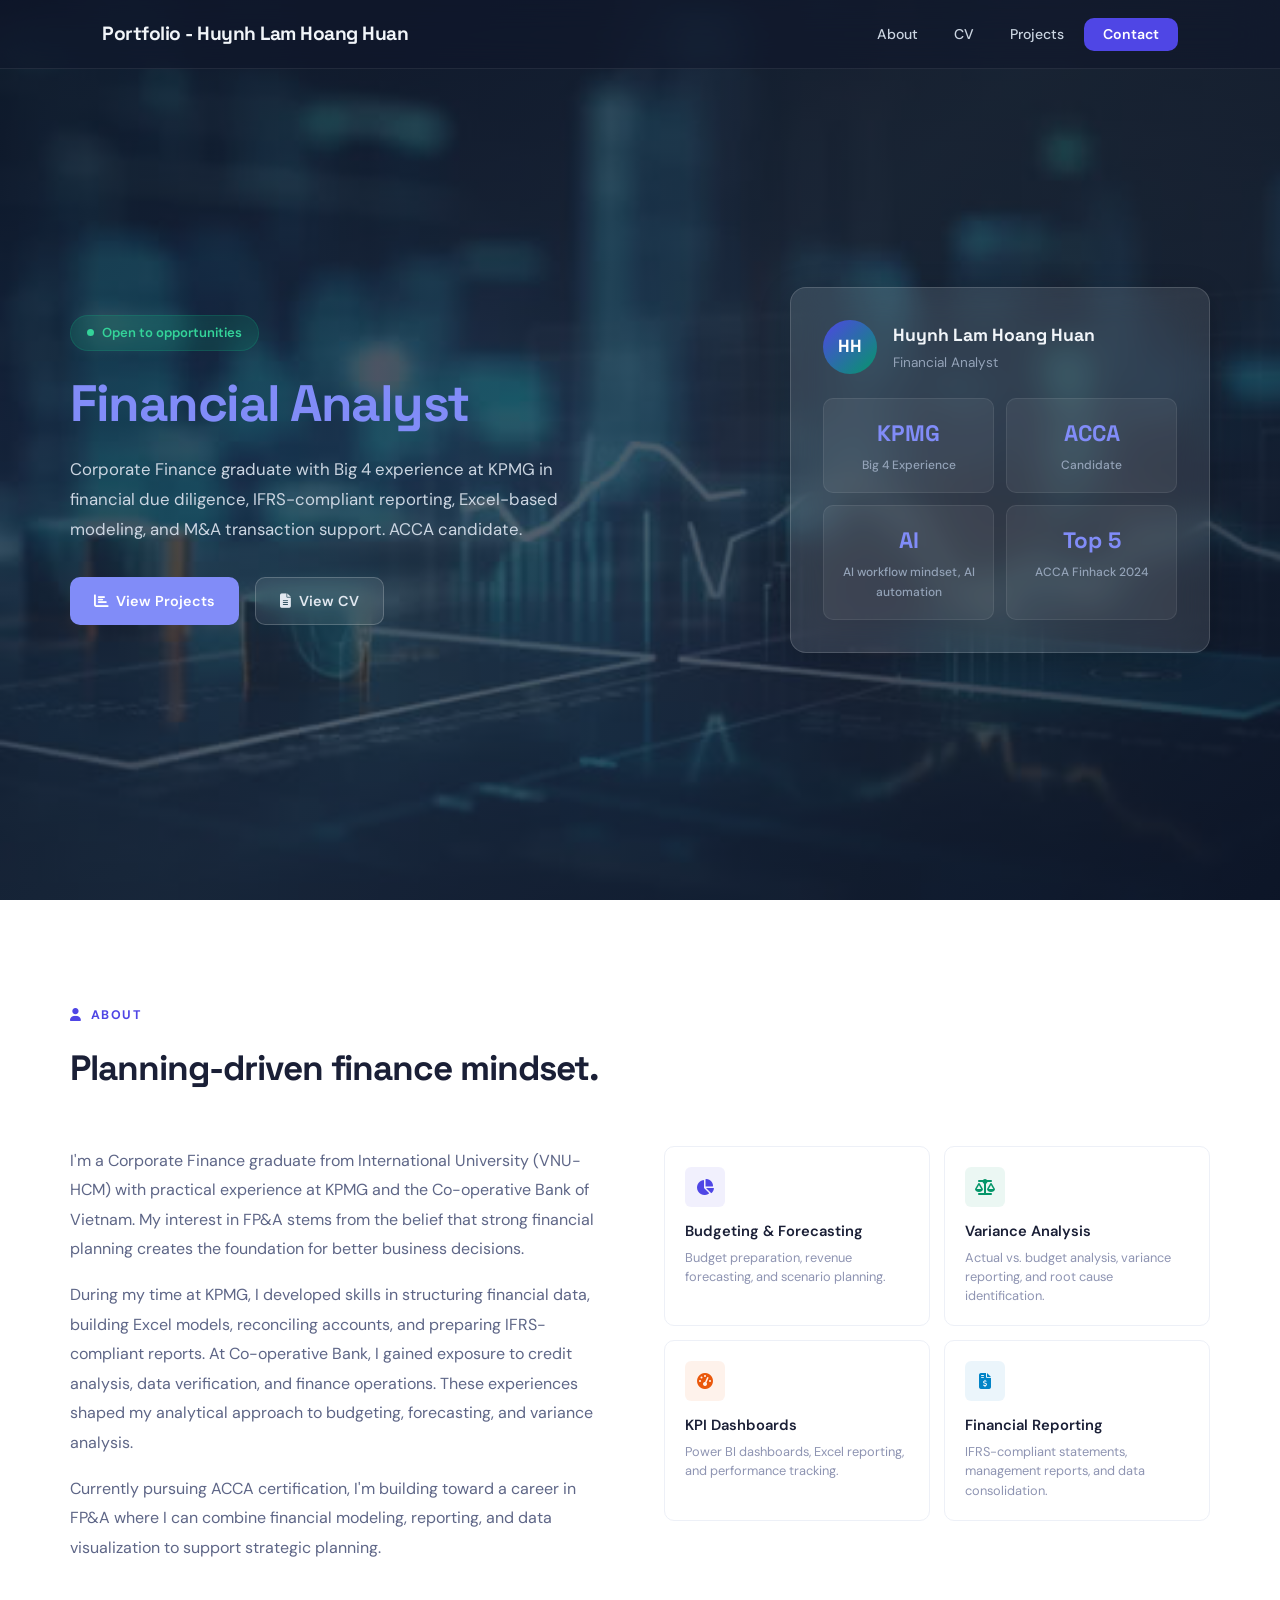
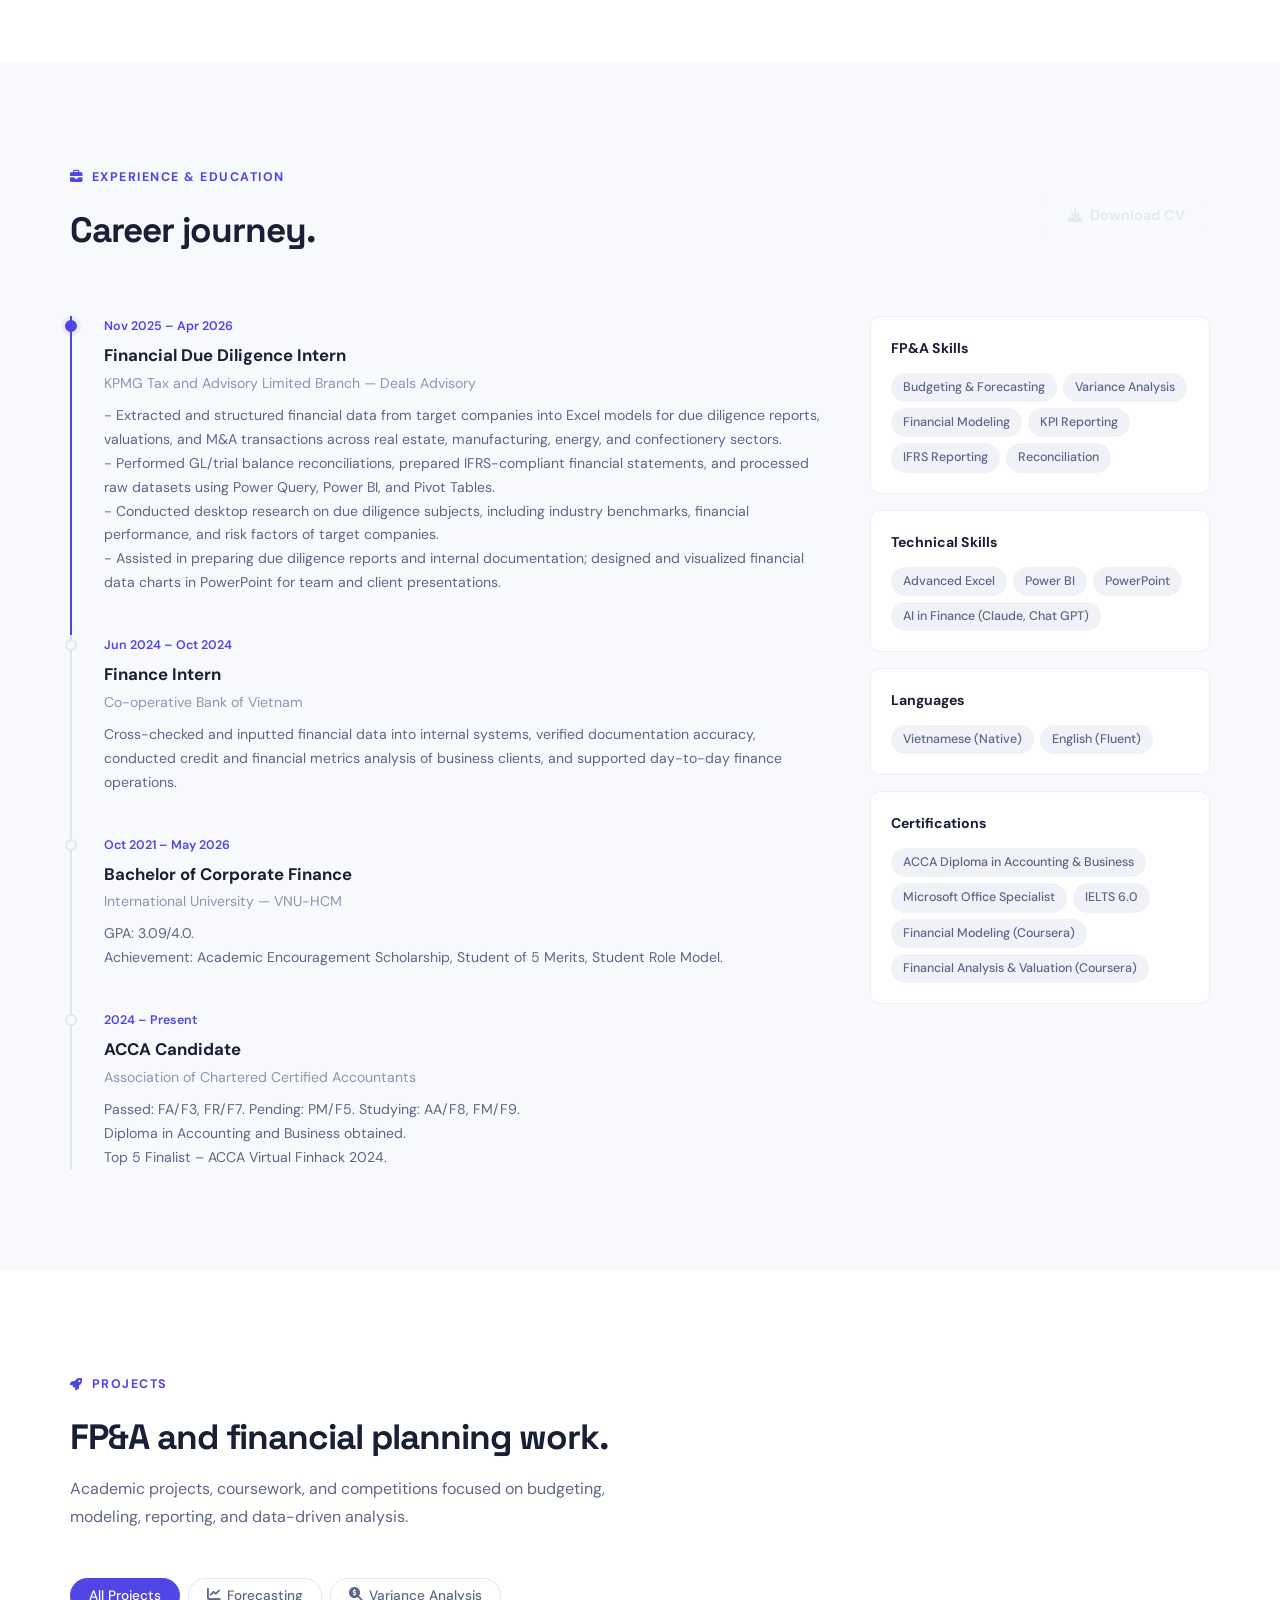
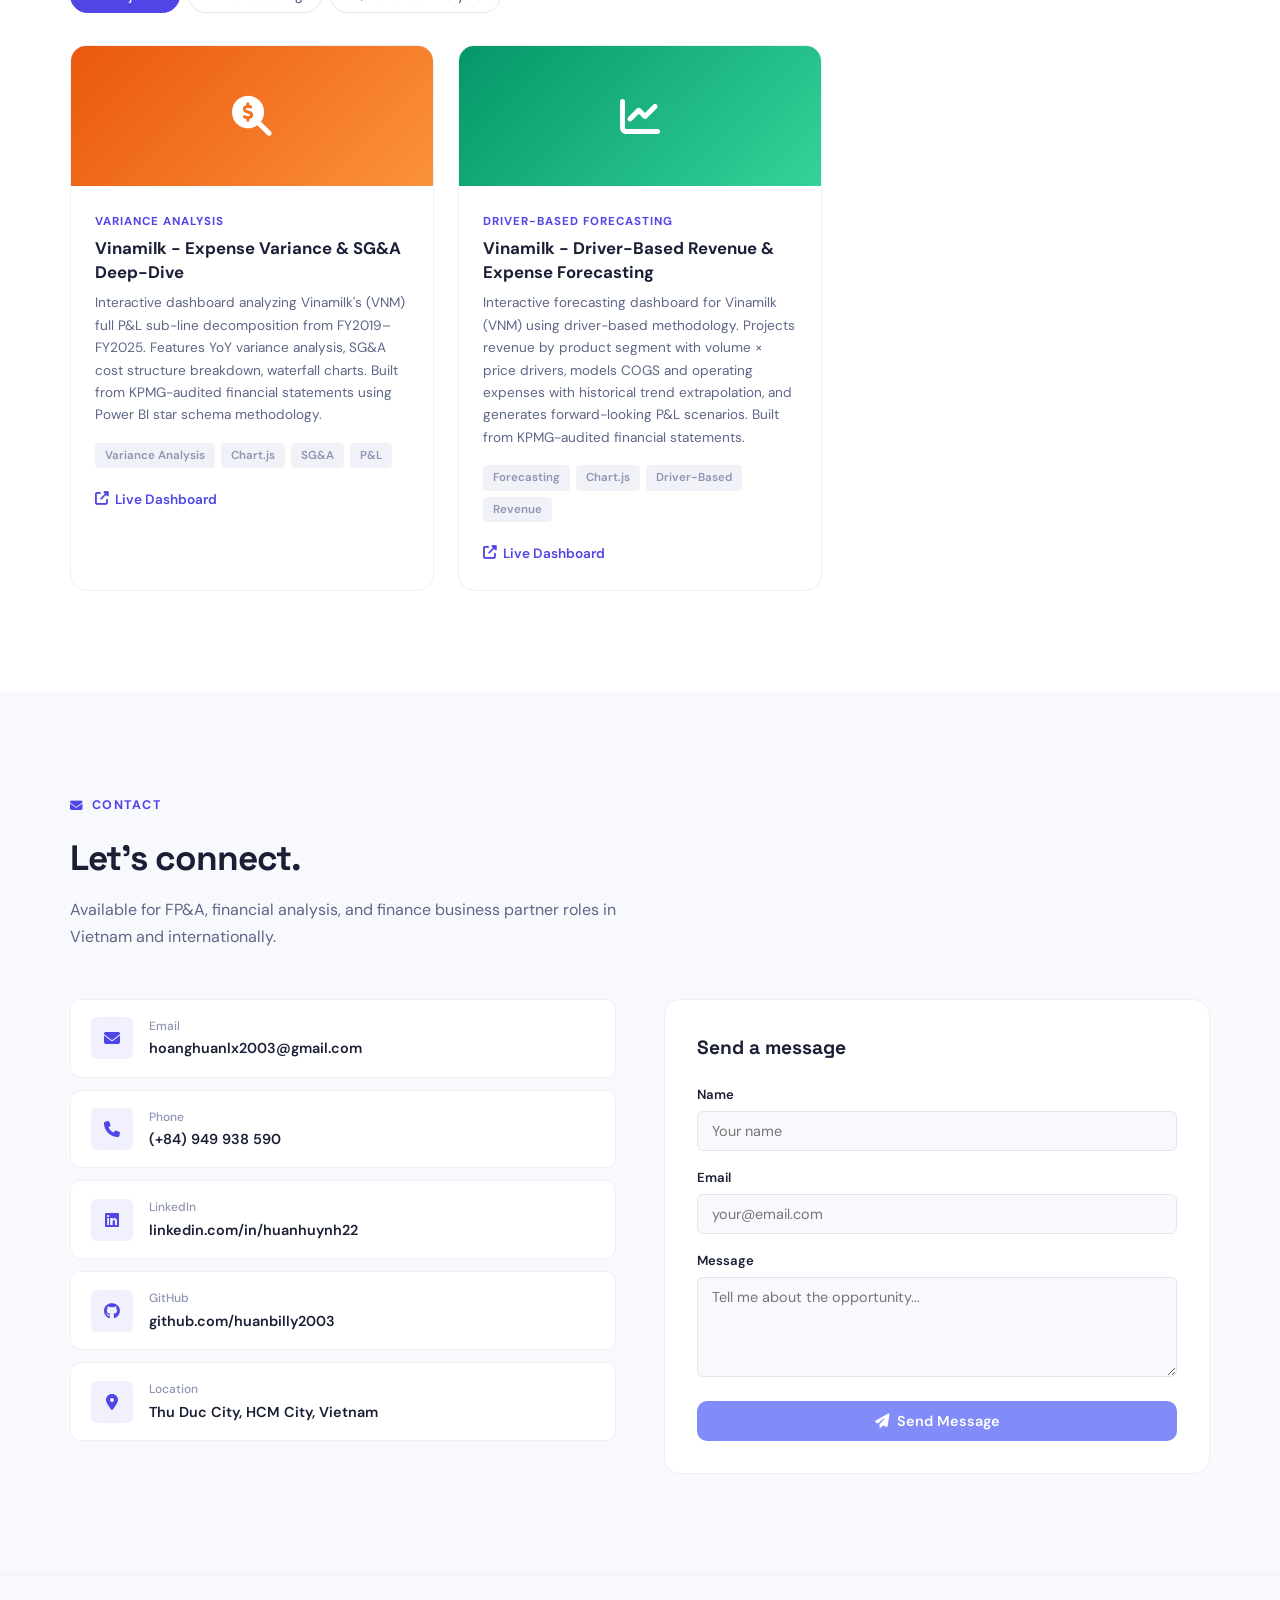
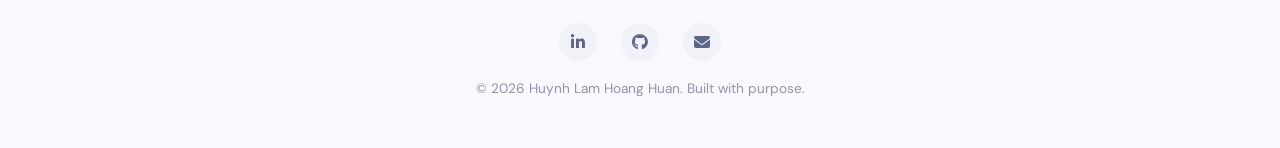
<file: fpa.html>
<!DOCTYPE html>
<html lang="vi">
<head>
  <meta charset="UTF-8">
  <meta name="viewport" content="width=device-width, initial-scale=1.0">
  <title>Huynh Lam Hoang Huan | FP&A Portfolio</title>
  <meta name="description" content="FP&A Portfolio — Huynh Lam Hoang Huan. Budgeting, forecasting, variance analysis, financial reporting, KPI dashboards, and Excel-based modeling.">
  <meta name="author" content="Huynh Lam Hoang Huan">
  <link rel="preconnect" href="https://fonts.googleapis.com">
  <link rel="preconnect" href="https://fonts.gstatic.com" crossorigin>
  <link href="https://fonts.googleapis.com/css2?family=DM+Sans:wght@300;400;500;600;700&family=Space+Grotesk:wght@400;500;600;700&display=swap" rel="stylesheet">
  <link rel="stylesheet" href="https://cdnjs.cloudflare.com/ajax/libs/font-awesome/6.5.1/css/all.min.css">
  <style>
    *, *::before, *::after { margin: 0; padding: 0; box-sizing: border-box; }
    :root {
      --bg: #f8f9fc;
      --bg-white: #ffffff;
      --bg-subtle: #f0f2f8;
      --bg-accent: #eef2ff;
      --border: #e2e6f0;
      --border-light: #edf0f7;
      --text: #1a1f36;
      --text-secondary: #5e6687;
      --text-muted: #8e94b2;
      --accent: #4f46e5;
      --accent-light: #6366f1;
      --accent-bg: rgba(79, 70, 229, 0.08);
      --green: #059669;
      --green-bg: rgba(5, 150, 105, 0.08);
      --orange: #ea580c;
      --orange-bg: rgba(234, 88, 12, 0.08);
      --blue: #0284c7;
      --blue-bg: rgba(2, 132, 199, 0.08);
      --font: 'DM Sans', -apple-system, BlinkMacSystemFont, sans-serif;
      --font-display: 'Space Grotesk', sans-serif;
      --radius: 16px;
      --radius-sm: 10px;
      --radius-xs: 6px;
      --shadow-sm: 0 1px 3px rgba(0,0,0,0.04), 0 1px 2px rgba(0,0,0,0.06);
      --shadow: 0 4px 20px rgba(0,0,0,0.06);
      --shadow-lg: 0 10px 40px rgba(0,0,0,0.08);
      --transition: 0.25s ease;
    }
    html { scroll-behavior: smooth; scroll-padding-top: 80px; }
    body { font-family: var(--font); background: var(--bg); color: var(--text); line-height: 1.7; overflow-x: hidden; }
    a { color: var(--accent); text-decoration: none; transition: var(--transition); }
    a:hover { color: var(--accent-light); }
    ::selection { background: var(--accent); color: #fff; }

    /* NAVBAR */
    .navbar {
      position: fixed; top: 0; left: 0; right: 0; z-index: 1000;
      background: rgba(15, 23, 42, 0.6);
      backdrop-filter: blur(20px); -webkit-backdrop-filter: blur(20px);
      border-bottom: 1px solid rgba(255,255,255,0.08);
      transition: all 0.4s ease;
    }
    .navbar.scrolled { background: rgba(255,255,255,0.95); box-shadow: var(--shadow-sm); border-bottom-color: var(--border-light); }
    .navbar:not(.scrolled) .nav-logo { color: #f1f5f9; }
    .navbar:not(.scrolled) .nav-links a { color: #cbd5e1; }
    .navbar:not(.scrolled) .nav-links a:hover,
    .navbar:not(.scrolled) .nav-links a.active { color: #818cf8; background: rgba(129,140,248,0.12); }
    .nav-inner {
      max-width: 1140px; margin: 0 auto;
      display: flex; align-items: center; justify-content: space-between;
      padding: 0 2rem; height: 68px;
    }
    .nav-logo { font-family: var(--font-display); font-size: 1.2rem; font-weight: 700; color: var(--text); letter-spacing: -0.5px; }
    .nav-logo span { color: var(--accent); }
    .nav-links { display: flex; gap: 0.25rem; list-style: none; }
    .nav-links a {
      padding: 0.45rem 1rem; border-radius: var(--radius-xs);
      color: var(--text-secondary); font-size: 0.88rem; font-weight: 500;
    }
    .nav-links a:hover, .nav-links a.active { color: var(--accent); background: var(--accent-bg); }
    .nav-cta {
      padding: 0.45rem 1.2rem !important;
      background: var(--accent) !important; color: #fff !important;
      border-radius: var(--radius-sm) !important; font-weight: 600 !important;
    }
    .nav-cta:hover { background: var(--accent-light) !important; }
    .menu-toggle { display: none; background: none; border: none; color: var(--text); font-size: 1.4rem; cursor: pointer; }

    /* HERO */
    .hero {
      min-height: 100vh; display: flex; align-items: center;
      padding: 120px 2rem 80px; position: relative;
      background: url('hero-bg.jpg') center/cover no-repeat;
      background-attachment: fixed;
    }
    .hero::after {
      content: ''; position: absolute; inset: 0;
      background: linear-gradient(135deg, rgba(15, 23, 42, 0.82) 0%, rgba(30, 41, 59, 0.75) 50%, rgba(15, 23, 42, 0.85) 100%);
      z-index: 0;
    }
    .hero > * { position: relative; z-index: 1; }
    .hero-inner { max-width: 1140px; margin: 0 auto; width: 100%; display: grid; grid-template-columns: 1fr 420px; gap: 4rem; align-items: center; position: relative; z-index: 1; }
    .hero-badge {
      display: inline-flex; align-items: center; gap: 8px;
      background: rgba(16, 185, 129, 0.15); color: #34d399;
      padding: 6px 16px; border-radius: 20px; font-size: 0.82rem; font-weight: 600;
      margin-bottom: 1.5rem; backdrop-filter: blur(8px);
      border: 1px solid rgba(16, 185, 129, 0.2);
    }
    .hero-badge::before { content: ''; width: 7px; height: 7px; border-radius: 50%; background: #34d399; }
    .hero h1 {
      font-family: var(--font-display); font-size: 3.2rem; font-weight: 700;
      line-height: 1.15; letter-spacing: -1.5px; color: #f1f5f9;
      margin-bottom: 1.25rem;
    }
    .hero h1 em { font-style: normal; color: #818cf8; }
    .hero-desc { font-size: 1.05rem; color: #cbd5e1; line-height: 1.8; margin-bottom: 2rem; max-width: 520px; }
    .hero-btns { display: flex; gap: 1rem; flex-wrap: wrap; }
    .btn {
      display: inline-flex; align-items: center; gap: 8px;
      padding: 0.7rem 1.5rem; border-radius: var(--radius-sm);
      font-family: var(--font); font-size: 0.9rem; font-weight: 600;
      cursor: pointer; border: none; transition: var(--transition);
    }
    .btn-primary { background: #818cf8; color: #fff; }
    .btn-primary:hover { background: #a5b4fc; transform: translateY(-2px); box-shadow: 0 6px 20px rgba(129,140,248,0.35); color: #fff; }
    .btn-outline { background: rgba(255,255,255,0.08); color: #e2e8f0; border: 1.5px solid rgba(255,255,255,0.2); backdrop-filter: blur(8px); }
    .btn-outline:hover { border-color: #818cf8; color: #818cf8; transform: translateY(-2px); background: rgba(255,255,255,0.12); }

    /* Profile Card */
    .profile-card {
      background: rgba(255,255,255,0.1); border: 1px solid rgba(255,255,255,0.15);
      border-radius: var(--radius); padding: 2rem;
      box-shadow: 0 8px 32px rgba(0,0,0,0.2);
      backdrop-filter: blur(16px); -webkit-backdrop-filter: blur(16px);
    }
    .profile-header { display: flex; align-items: center; gap: 1rem; margin-bottom: 1.5rem; }
    .profile-avatar {
      width: 54px; height: 54px; border-radius: 50%;
      background: linear-gradient(135deg, var(--accent), var(--green));
      display: flex; align-items: center; justify-content: center;
      color: #fff; font-family: var(--font-display); font-weight: 700; font-size: 1.1rem;
    }
    .profile-name { font-family: var(--font-display); font-weight: 700; font-size: 1.1rem; color: #f1f5f9; }
    .profile-role { color: #94a3b8; font-size: 0.85rem; }
    .stats-grid { display: grid; grid-template-columns: 1fr 1fr; gap: 12px; }
    .stat-card {
      background: rgba(255,255,255,0.06); border-radius: var(--radius-sm);
      padding: 1rem; text-align: center; transition: var(--transition);
      border: 1px solid rgba(255,255,255,0.08);
    }
    .stat-card:hover { background: rgba(129,140,248,0.12); border-color: rgba(129,140,248,0.2); }
    .stat-value { font-family: var(--font-display); font-size: 1.4rem; font-weight: 700; color: #818cf8; }
    .stat-label { font-size: 0.75rem; color: #94a3b8; margin-top: 2px; font-weight: 500; }

    /* SECTIONS */
    .section { padding: 100px 2rem; }
    .section-alt { background: var(--bg-white); }
    .section-inner { max-width: 1140px; margin: 0 auto; }
    .section-label {
      display: inline-flex; align-items: center; gap: 8px;
      font-size: 0.78rem; font-weight: 700; text-transform: uppercase; letter-spacing: 1.5px;
      color: var(--accent); margin-bottom: 0.75rem;
    }
    .section-title { font-family: var(--font-display); font-size: 2.2rem; font-weight: 700; letter-spacing: -1px; margin-bottom: 0.5rem; }
    .section-desc { color: var(--text-secondary); font-size: 1rem; max-width: 600px; }
    .section-head { margin-bottom: 3rem; }

    /* ABOUT */
    .about-grid { display: grid; grid-template-columns: 1fr 1fr; gap: 3rem; align-items: start; }
    .about-text { font-size: 1rem; color: var(--text-secondary); line-height: 1.85; }
    .about-text p + p { margin-top: 1rem; }
    .about-highlights { display: grid; grid-template-columns: 1fr 1fr; gap: 14px; }
    .highlight-card {
      background: var(--bg-white); border: 1px solid var(--border-light);
      border-radius: var(--radius-sm); padding: 1.25rem; transition: var(--transition);
    }
    .highlight-card:hover { box-shadow: var(--shadow); border-color: var(--accent); }
    .highlight-icon {
      width: 40px; height: 40px; border-radius: var(--radius-xs);
      display: flex; align-items: center; justify-content: center;
      font-size: 1rem; margin-bottom: 0.75rem;
    }
    .highlight-icon.purple { background: var(--accent-bg); color: var(--accent); }
    .highlight-icon.green { background: var(--green-bg); color: var(--green); }
    .highlight-icon.orange { background: var(--orange-bg); color: var(--orange); }
    .highlight-icon.blue { background: var(--blue-bg); color: var(--blue); }
    .highlight-card h4 { font-size: 0.92rem; font-weight: 600; margin-bottom: 4px; }
    .highlight-card p { font-size: 0.8rem; color: var(--text-muted); line-height: 1.5; }

    /* CV / EXPERIENCE */
    .cv-layout { display: grid; grid-template-columns: 1fr 340px; gap: 3rem; }
    .cv-head-row { display: flex; justify-content: space-between; align-items: center; margin-bottom: 3rem; flex-wrap: wrap; gap: 1rem; }
    .timeline-item {
      position: relative; padding-left: 2rem; padding-bottom: 2.5rem;
      border-left: 2px solid var(--border);
    }
    .timeline-item:last-child { padding-bottom: 0; }
    .timeline-item.current { border-left-color: var(--accent); }
    .timeline-dot {
      position: absolute; left: -7px; top: 4px;
      width: 12px; height: 12px; border-radius: 50%;
      background: var(--bg); border: 2px solid var(--border);
    }
    .timeline-item.current .timeline-dot { background: var(--accent); border-color: var(--accent); box-shadow: 0 0 0 4px var(--accent-bg); }
    .timeline-date { font-size: 0.78rem; color: var(--accent); font-weight: 600; margin-bottom: 4px; }
    .timeline-role { font-size: 1.05rem; font-weight: 700; margin-bottom: 2px; }
    .timeline-company { font-size: 0.88rem; color: var(--text-muted); margin-bottom: 8px; }
    .timeline-desc { font-size: 0.88rem; color: var(--text-secondary); line-height: 1.7; }
    .sidebar-card {
      background: var(--bg-white); border: 1px solid var(--border-light);
      border-radius: var(--radius-sm); padding: 1.25rem; margin-bottom: 1rem;
    }
    .sidebar-card h4 { font-size: 0.88rem; font-weight: 700; margin-bottom: 0.75rem; color: var(--text); }
    .tag-list { display: flex; flex-wrap: wrap; gap: 6px; }
    .tag {
      display: inline-block; padding: 4px 12px; border-radius: 20px;
      font-size: 0.78rem; font-weight: 500; background: var(--bg-subtle); color: var(--text-secondary);
      transition: var(--transition);
    }
    .tag:hover { background: var(--accent-bg); color: var(--accent); }

    /* PROJECTS */
    .project-tabs { display: flex; gap: 8px; margin-bottom: 2rem; flex-wrap: wrap; }
    .tab-btn {
      padding: 8px 18px; border-radius: 20px; border: 1.5px solid var(--border);
      background: var(--bg-white); color: var(--text-secondary);
      font-family: var(--font); font-size: 0.85rem; font-weight: 500; cursor: pointer;
      transition: var(--transition); display: flex; align-items: center; gap: 6px;
    }
    .tab-btn:hover { border-color: var(--accent); color: var(--accent); }
    .tab-btn.active { background: var(--accent); color: #fff; border-color: var(--accent); }
    .projects-grid { display: grid; grid-template-columns: repeat(auto-fill, minmax(340px, 1fr)); gap: 1.5rem; }
    .project-card {
      background: var(--bg-white); border: 1px solid var(--border-light);
      border-radius: var(--radius); overflow: hidden; transition: var(--transition);
    }
    .project-card:hover { box-shadow: var(--shadow-lg); transform: translateY(-4px); }
    .project-card.hidden { display: none; }
    .project-banner {
      height: 140px; display: flex; align-items: center; justify-content: center;
      font-size: 2.5rem; color: #fff; position: relative;
    }
    .project-banner.budget { background: linear-gradient(135deg, #4f46e5, #6366f1); }
    .project-banner.forecast { background: linear-gradient(135deg, #059669, #34d399); }
    .project-banner.report { background: linear-gradient(135deg, #0284c7, #38bdf8); }
    .project-banner.dashboard { background: linear-gradient(135deg, #ea580c, #fb923c); }
    .project-banner.model { background: linear-gradient(135deg, #7c3aed, #a78bfa); }
    .project-body { padding: 1.25rem 1.5rem 1.5rem; }
    .project-cat {
      display: inline-block; font-size: 0.72rem; font-weight: 700; text-transform: uppercase;
      letter-spacing: 1px; color: var(--accent); margin-bottom: 6px;
    }
    .project-body h3 { font-size: 1.05rem; font-weight: 700; margin-bottom: 8px; line-height: 1.4; }
    .project-body p { font-size: 0.85rem; color: var(--text-secondary); line-height: 1.65; margin-bottom: 1rem; }
    .project-tools { display: flex; flex-wrap: wrap; gap: 6px; margin-bottom: 1rem; }
    .tool-tag { padding: 3px 10px; border-radius: 4px; font-size: 0.72rem; font-weight: 600; background: var(--bg-subtle); color: var(--text-muted); }
    .project-link { font-size: 0.85rem; font-weight: 600; display: inline-flex; align-items: center; gap: 6px; }

    /* CONTACT */
    .contact-grid { display: grid; grid-template-columns: 1fr 1fr; gap: 3rem; }
    .contact-item {
      display: flex; align-items: center; gap: 1rem; padding: 1rem 1.25rem;
      background: var(--bg-white); border: 1px solid var(--border-light);
      border-radius: var(--radius-sm); margin-bottom: 0.75rem;
      transition: var(--transition); color: var(--text);
    }
    .contact-item:hover { border-color: var(--accent); box-shadow: var(--shadow-sm); }
    .contact-icon {
      width: 42px; height: 42px; border-radius: var(--radius-xs);
      background: var(--accent-bg); color: var(--accent);
      display: flex; align-items: center; justify-content: center; font-size: 1rem; flex-shrink: 0;
    }
    .contact-label { font-size: 0.75rem; color: var(--text-muted); font-weight: 500; }
    .contact-value { font-size: 0.9rem; font-weight: 600; }
    .contact-form-box {
      background: var(--bg-white); border: 1px solid var(--border-light);
      border-radius: var(--radius); padding: 2rem;
    }
    .contact-form-box h3 { font-family: var(--font-display); font-size: 1.2rem; font-weight: 700; margin-bottom: 1.25rem; }
    .form-group { margin-bottom: 1rem; }
    .form-group label { display: block; font-size: 0.82rem; font-weight: 600; margin-bottom: 4px; color: var(--text); }
    .form-group input, .form-group textarea {
      width: 100%; padding: 0.65rem 0.9rem; border: 1.5px solid var(--border);
      border-radius: var(--radius-xs); font-family: var(--font); font-size: 0.9rem;
      transition: var(--transition); background: var(--bg); color: var(--text);
    }
    .form-group input:focus, .form-group textarea:focus { outline: none; border-color: var(--accent); box-shadow: 0 0 0 3px var(--accent-bg); }
    .form-group textarea { min-height: 100px; resize: vertical; }

    /* FOOTER */
    footer {
      text-align: center; padding: 3rem 2rem;
      border-top: 1px solid var(--border-light); color: var(--text-muted); font-size: 0.85rem;
    }
    .footer-links { display: flex; justify-content: center; gap: 1.5rem; margin-bottom: 1rem; }
    .footer-links a {
      width: 38px; height: 38px; border-radius: 50%;
      background: var(--bg-subtle); color: var(--text-secondary);
      display: flex; align-items: center; justify-content: center;
      font-size: 1rem; transition: var(--transition);
    }
    .footer-links a:hover { background: var(--accent); color: #fff; }
    .switch-link { display: inline-flex; align-items: center; gap: 6px; margin-top: 0.75rem; font-size: 0.82rem; font-weight: 600; }

    /* FADE IN */
    .fade-in { opacity: 0; transform: translateY(30px); transition: opacity 0.6s ease, transform 0.6s ease; }
    .fade-in.visible { opacity: 1; transform: translateY(0); }

    /* RESPONSIVE */
    @media (max-width: 900px) {
      .hero-inner { grid-template-columns: 1fr; }
      .profile-card { max-width: 420px; }
      .about-grid, .cv-layout, .contact-grid { grid-template-columns: 1fr; }
      .about-highlights { grid-template-columns: 1fr 1fr; }
    }
    @media (max-width: 640px) {
      .hero h1 { font-size: 2.2rem; }
      .nav-links { display: none; position: fixed; top: 68px; left: 0; right: 0; background: var(--bg-white); flex-direction: column; padding: 1rem; border-bottom: 1px solid var(--border); box-shadow: var(--shadow); }
      .nav-links.open { display: flex; }
      .menu-toggle { display: block; }
      .projects-grid { grid-template-columns: 1fr; }
      .about-highlights { grid-template-columns: 1fr; }
      .section-title { font-size: 1.8rem; }
    }
  </style>
</head>
<body>

<!-- NAVBAR -->
<nav class="navbar" id="navbar">
  <div class="nav-inner">
    <a href="#" class="nav-logo">Portfolio - Huynh Lam Hoang Huan<span></a>
    <ul class="nav-links" id="navLinks">
      <li><a href="#about">About</a></li>
      <li><a href="#cv">CV</a></li>
      <li><a href="#projects">Projects</a></li>
      <li><a href="#contact" class="nav-cta">Contact</a></li>
    </ul>
    <button class="menu-toggle" id="menuToggle" aria-label="Menu"><i class="fas fa-bars"></i></button>
  </div>
</nav>

<!-- HERO -->
<section class="hero">
  <div class="hero-inner">
    <div class="hero-content">
      <div class="hero-badge">Open to opportunities</div>
      <h1><em>Financial Analyst</em></h1>
      <p class="hero-desc">
        Corporate Finance graduate with Big 4 experience at KPMG in financial due diligence, IFRS-compliant reporting, Excel-based modeling, and M&A transaction support. ACCA candidate.
      </p>
      <div class="hero-btns">
        <a href="#projects" class="btn btn-primary"><i class="fas fa-chart-bar"></i> View Projects</a>
        <a href="#cv" class="btn btn-outline"><i class="fas fa-file-alt"></i> View CV</a>
      </div>
    </div>
    <div class="profile-card">
      <div class="profile-header">
        <div class="profile-avatar">HH</div>
        <div>
          <div class="profile-name">Huynh Lam Hoang Huan</div>
          <div class="profile-role">Financial Analyst</div>
        </div>
      </div>
      <div class="stats-grid">
        <div class="stat-card">
          <div class="stat-value">KPMG</div>
          <div class="stat-label">Big 4 Experience</div>
        </div>
        <div class="stat-card">
          <div class="stat-value">ACCA</div>
          <div class="stat-label">Candidate</div>
        </div>
        <div class="stat-card">
          <div class="stat-value">AI</div>
          <div class="stat-label">AI workflow mindset, AI automation</div>
        </div>
        <div class="stat-card">
          <div class="stat-value">Top 5</div>
          <div class="stat-label">ACCA Finhack 2024</div>
        </div>
      </div>
    </div>
  </div>
</section>

<!-- ABOUT -->
<section class="section section-alt fade-in" id="about">
  <div class="section-inner">
    <div class="section-head">
      <div class="section-label"><i class="fas fa-user"></i> About</div>
      <h2 class="section-title">Planning-driven finance mindset.</h2>
    </div>
    <div class="about-grid">
      <div class="about-text">
        <p>I'm a Corporate Finance graduate from International University (VNU-HCM) with practical experience at KPMG and the Co-operative Bank of Vietnam. My interest in FP&A stems from the belief that strong financial planning creates the foundation for better business decisions.</p>
        <p>During my time at KPMG, I developed skills in structuring financial data, building Excel models, reconciling accounts, and preparing IFRS-compliant reports. At Co-operative Bank, I gained exposure to credit analysis, data verification, and finance operations. These experiences shaped my analytical approach to budgeting, forecasting, and variance analysis.</p>
        <p>Currently pursuing ACCA certification, I'm building toward a career in FP&A where I can combine financial modeling, reporting, and data visualization to support strategic planning.</p>
      </div>
      <div class="about-highlights">
        <div class="highlight-card">
          <div class="highlight-icon purple"><i class="fas fa-chart-pie"></i></div>
          <h4>Budgeting & Forecasting</h4>
          <p>Budget preparation, revenue forecasting, and scenario planning.</p>
        </div>
        <div class="highlight-card">
          <div class="highlight-icon green"><i class="fas fa-balance-scale"></i></div>
          <h4>Variance Analysis</h4>
          <p>Actual vs. budget analysis, variance reporting, and root cause identification.</p>
        </div>
        <div class="highlight-card">
          <div class="highlight-icon orange"><i class="fas fa-tachometer-alt"></i></div>
          <h4>KPI Dashboards</h4>
          <p>Power BI dashboards, Excel reporting, and performance tracking.</p>
        </div>
        <div class="highlight-card">
          <div class="highlight-icon blue"><i class="fas fa-file-invoice-dollar"></i></div>
          <h4>Financial Reporting</h4>
          <p>IFRS-compliant statements, management reports, and data consolidation.</p>
        </div>
      </div>
    </div>
  </div>
</section>

<!-- CV / EXPERIENCE -->
<section class="section fade-in" id="cv">
  <div class="section-inner">
    <div class="cv-head-row">
      <div>
        <div class="section-label"><i class="fas fa-briefcase"></i> Experience & Education</div>
        <h2 class="section-title">Career journey.</h2>
      </div>
      <a href="assets/CV_HuynhLamHoangHuan.pdf" target="_blank" class="btn btn-outline"><i class="fas fa-download"></i> Download CV</a>
    </div>
    <div class="cv-layout">
      <div class="timeline">
        <div class="timeline-item current">
          <div class="timeline-dot"></div>
          <div class="timeline-date">Nov 2025 &ndash; Apr 2026</div>
          <div class="timeline-role">Financial Due Diligence Intern</div>
          <div class="timeline-company">KPMG Tax and Advisory Limited Branch &mdash; Deals Advisory</div>
          <div class="timeline-desc">- Extracted and structured financial data from target companies into Excel models for due diligence reports, valuations, and M&A transactions across real estate, manufacturing, energy, and confectionery sectors.<br>- Performed GL/trial balance reconciliations, prepared IFRS-compliant financial statements, and processed raw datasets using Power Query, Power BI, and Pivot Tables.<br>- Conducted desktop research on due diligence subjects, including industry benchmarks, financial performance, and risk factors of target companies.<br>- Assisted in preparing due diligence reports and internal documentation; designed and visualized financial data charts in PowerPoint for team and client presentations.</div>
        </div>
        <div class="timeline-item">
          <div class="timeline-dot"></div>
          <div class="timeline-date">Jun 2024 &ndash; Oct 2024</div>
          <div class="timeline-role">Finance Intern</div>
          <div class="timeline-company">Co-operative Bank of Vietnam</div>
          <div class="timeline-desc">Cross-checked and inputted financial data into internal systems, verified documentation accuracy, conducted credit and financial metrics analysis of business clients, and supported day-to-day finance operations.</div>
        </div>
        <div class="timeline-item">
          <div class="timeline-dot"></div>
          <div class="timeline-date">Oct 2021 &ndash; May 2026</div>
          <div class="timeline-role">Bachelor of Corporate Finance</div>
          <div class="timeline-company">International University &mdash; VNU-HCM</div>
          <div class="timeline-desc">GPA: 3.09/4.0.<br> Achievement: Academic Encouragement Scholarship, Student of 5 Merits, Student Role Model.</div>
        </div>
        <div class="timeline-item">
          <div class="timeline-dot"></div>
          <div class="timeline-date">2024 &ndash; Present</div>
          <div class="timeline-role">ACCA Candidate</div>
          <div class="timeline-company">Association of Chartered Certified Accountants</div>
          <div class="timeline-desc">Passed: FA/F3, FR/F7. Pending: PM/F5. Studying: AA/F8, FM/F9.<br>Diploma in Accounting and Business obtained.<br>Top 5 Finalist – ACCA Virtual Finhack 2024.</div>
        </div>
      </div>
      <div class="cv-sidebar">
        <div class="sidebar-card">
          <h4>FP&A Skills</h4>
          <div class="tag-list">
            <span class="tag">Budgeting & Forecasting</span>
            <span class="tag">Variance Analysis</span>
            <span class="tag">Financial Modeling</span>
            <span class="tag">KPI Reporting</span>
            <span class="tag">IFRS Reporting</span>
            <span class="tag">Reconciliation</span>
          </div>
        </div>
        <div class="sidebar-card">
          <h4>Technical Skills</h4>
          <div class="tag-list">
            <span class="tag">Advanced Excel</span>
            <span class="tag">Power BI</span>
            <span class="tag">PowerPoint</span>
            <span class="tag">AI in Finance (Claude, Chat GPT)</span>
          </div>
        </div>
        <div class="sidebar-card">
          <h4>Languages</h4>
          <div class="tag-list">
            <span class="tag">Vietnamese (Native)</span>
            <span class="tag">English (Fluent)</span>
          </div>
        </div>
        <div class="sidebar-card">
          <h4>Certifications</h4>
          <div class="tag-list">
            <span class="tag">ACCA Diploma in Accounting & Business</span>
            <span class="tag">Microsoft Office Specialist</span>
            <span class="tag">IELTS 6.0</span>
            <span class="tag">Financial Modeling (Coursera)</span>
            <span class="tag">Financial Analysis & Valuation (Coursera)</span>
          </div>
        </div>
      </div>
    </div>
  </div>
</section>

<!-- PROJECTS -->
<section class="section section-alt fade-in" id="projects">
  <div class="section-inner">
    <div class="section-head">
      <div class="section-label"><i class="fas fa-rocket"></i> Projects</div>
      <h2 class="section-title">FP&A and financial planning work.</h2>
      <p class="section-desc">Academic projects, coursework, and competitions focused on budgeting, modeling, reporting, and data-driven analysis.</p>
    </div>

    <div class="project-tabs">
      <button class="tab-btn active" data-filter="all">All Projects</button>
      <button class="tab-btn" data-filter="forecast"><i class="fas fa-chart-line"></i> Forecasting</button>
      <button class="tab-btn" data-filter="variance"><i class="fas fa-search-dollar"></i> Variance Analysis</button>
    </div>

    <div class="projects-grid" id="projectsGrid">

      <div class="project-card" data-category="variance">
        <div class="project-banner dashboard"><i class="fas fa-search-dollar"></i></div>
        <div class="project-body">
          <div class="project-cat">Variance Analysis</div>
          <h3>Vinamilk - Expense Variance &amp; SG&A Deep-Dive</h3>
          <p>Interactive dashboard analyzing Vinamilk's (VNM) full P&L sub-line decomposition from FY2019&ndash;FY2025. Features YoY variance analysis, SG&A cost structure breakdown, waterfall charts. Built from KPMG-audited financial statements using Power BI star schema methodology.</p>
          <div class="project-tools">
            <span class="tool-tag">Variance Analysis</span>
            <span class="tool-tag">Chart.js</span>
            <span class="tool-tag">SG&A</span>
            <span class="tool-tag">P&L</span>
          </div>
          <a href="VNM_SGA_DeepDive.html" target="_blank" class="project-link"><i class="fas fa-external-link-alt"></i> Live Dashboard</a>
        </div>
      </div>

      <div class="project-card" data-category="forecast">
        <div class="project-banner forecast"><i class="fas fa-chart-line"></i></div>
        <div class="project-body">
          <div class="project-cat">Driver-Based Forecasting</div>
          <h3>Vinamilk - Driver-Based Revenue &amp; Expense Forecasting</h3>
          <p>Interactive forecasting dashboard for Vinamilk (VNM) using driver-based methodology. Projects revenue by product segment with volume &times; price drivers, models COGS and operating expenses with historical trend extrapolation, and generates forward-looking P&amp;L scenarios. Built from KPMG-audited financial statements.</p>
          <div class="project-tools">
            <span class="tool-tag">Forecasting</span>
            <span class="tool-tag">Chart.js</span>
            <span class="tool-tag">Driver-Based</span>
            <span class="tool-tag">Revenue</span>
          </div>
          <a href="VNM_Driver_Based_Forecasting.html" target="_blank" class="project-link"><i class="fas fa-external-link-alt"></i> Live Dashboard</a>
        </div>
      </div>


    </div>
  </div>
</section>

<!-- CONTACT -->
<section class="section fade-in" id="contact">
  <div class="section-inner">
    <div class="section-head">
      <div class="section-label"><i class="fas fa-envelope"></i> Contact</div>
      <h2 class="section-title">Let's connect.</h2>
      <p class="section-desc">Available for FP&A, financial analysis, and finance business partner roles in Vietnam and internationally.</p>
    </div>
    <div class="contact-grid">
      <div>
        <a href="mailto:hoanghuanlx2003@gmail.com" class="contact-item">
          <div class="contact-icon"><i class="fas fa-envelope"></i></div>
          <div><div class="contact-label">Email</div><div class="contact-value">hoanghuanlx2003@gmail.com</div></div>
        </a>
        <a href="tel:+84949938590" class="contact-item">
          <div class="contact-icon"><i class="fas fa-phone"></i></div>
          <div><div class="contact-label">Phone</div><div class="contact-value">(+84) 949 938 590</div></div>
        </a>
        <a href="https://linkedin.com/in/huanhuynh22" target="_blank" class="contact-item">
          <div class="contact-icon"><i class="fab fa-linkedin"></i></div>
          <div><div class="contact-label">LinkedIn</div><div class="contact-value">linkedin.com/in/huanhuynh22</div></div>
        </a>
        <a href="https://github.com/huanbilly2003" target="_blank" class="contact-item">
          <div class="contact-icon"><i class="fab fa-github"></i></div>
          <div><div class="contact-label">GitHub</div><div class="contact-value">github.com/huanbilly2003</div></div>
        </a>
        <div class="contact-item">
          <div class="contact-icon"><i class="fas fa-map-marker-alt"></i></div>
          <div><div class="contact-label">Location</div><div class="contact-value">Thu Duc City, HCM City, Vietnam</div></div>
        </div>
      </div>
      <div class="contact-form-box">
        <h3>Send a message</h3>
        <form action="https://formspree.io/f/your-form-id" method="POST">
          <div class="form-group">
            <label for="name">Name</label>
            <input type="text" id="name" name="name" placeholder="Your name" required>
          </div>
          <div class="form-group">
            <label for="email">Email</label>
            <input type="email" id="email" name="email" placeholder="your@email.com" required>
          </div>
          <div class="form-group">
            <label for="message">Message</label>
            <textarea id="message" name="message" placeholder="Tell me about the opportunity..." required></textarea>
          </div>
          <button type="submit" class="btn btn-primary" style="width:100%;justify-content:center;">
            <i class="fas fa-paper-plane"></i> Send Message
          </button>
        </form>
      </div>
    </div>
  </div>
</section>

<!-- FOOTER -->
<footer>
  <div class="footer-links">
    <a href="https://linkedin.com/in/huanhuynh22" target="_blank" aria-label="LinkedIn"><i class="fab fa-linkedin-in"></i></a>
    <a href="https://github.com/huanbilly2003" target="_blank" aria-label="GitHub"><i class="fab fa-github"></i></a>
    <a href="mailto:hoanghuanlx2003@gmail.com" aria-label="Email"><i class="fas fa-envelope"></i></a>
  </div>
  <p>&copy; 2026 Huynh Lam Hoang Huan. Built with purpose.</p>
</footer>

<script>
  // Navbar scroll
  const navbar = document.getElementById('navbar');
  window.addEventListener('scroll', () => {
    navbar.classList.toggle('scrolled', window.scrollY > 50);
  });

  // Mobile menu
  document.getElementById('menuToggle').addEventListener('click', () => {
    document.getElementById('navLinks').classList.toggle('open');
  });

  // Active link on scroll
  const sections = document.querySelectorAll('section[id]');
  const navLinks = document.querySelectorAll('.nav-links a');
  window.addEventListener('scroll', () => {
    let current = '';
    sections.forEach(s => {
      if (window.scrollY >= s.offsetTop - 120) current = s.getAttribute('id');
    });
    navLinks.forEach(a => {
      a.classList.toggle('active', a.getAttribute('href') === '#' + current && !a.classList.contains('nav-cta'));
    });
  });

  // Fade in
  const obs = new IntersectionObserver(entries => {
    entries.forEach(e => { if (e.isIntersecting) { e.target.classList.add('visible'); obs.unobserve(e.target); } });
  }, { threshold: 0.15 });
  document.querySelectorAll('.fade-in').forEach(el => obs.observe(el));

  // Project filter
  document.querySelectorAll('.tab-btn').forEach(btn => {
    btn.addEventListener('click', () => {
      document.querySelectorAll('.tab-btn').forEach(b => b.classList.remove('active'));
      btn.classList.add('active');
      const filter = btn.dataset.filter;
      document.querySelectorAll('.project-card').forEach(card => {
        card.classList.toggle('hidden', filter !== 'all' && card.dataset.category !== filter);
      });
    });
  });
</script>
</body>
</html>
</file>
